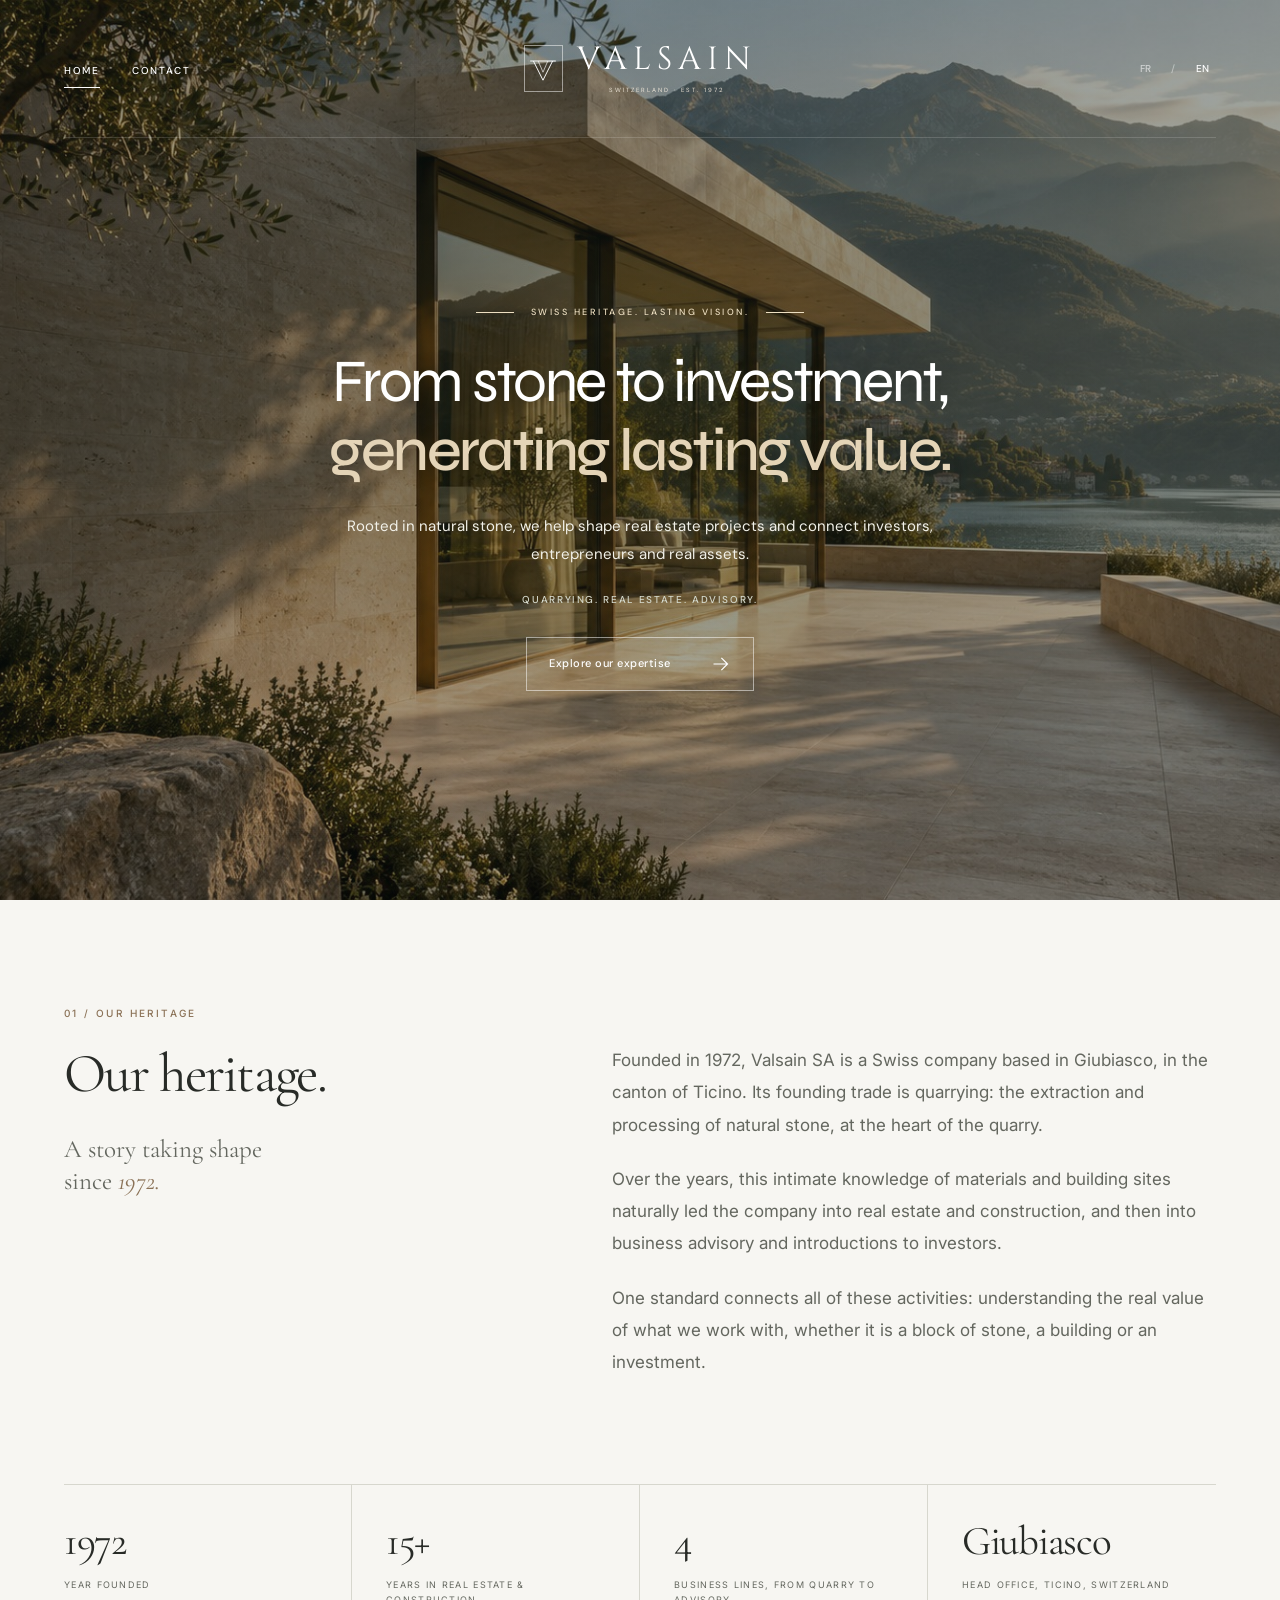
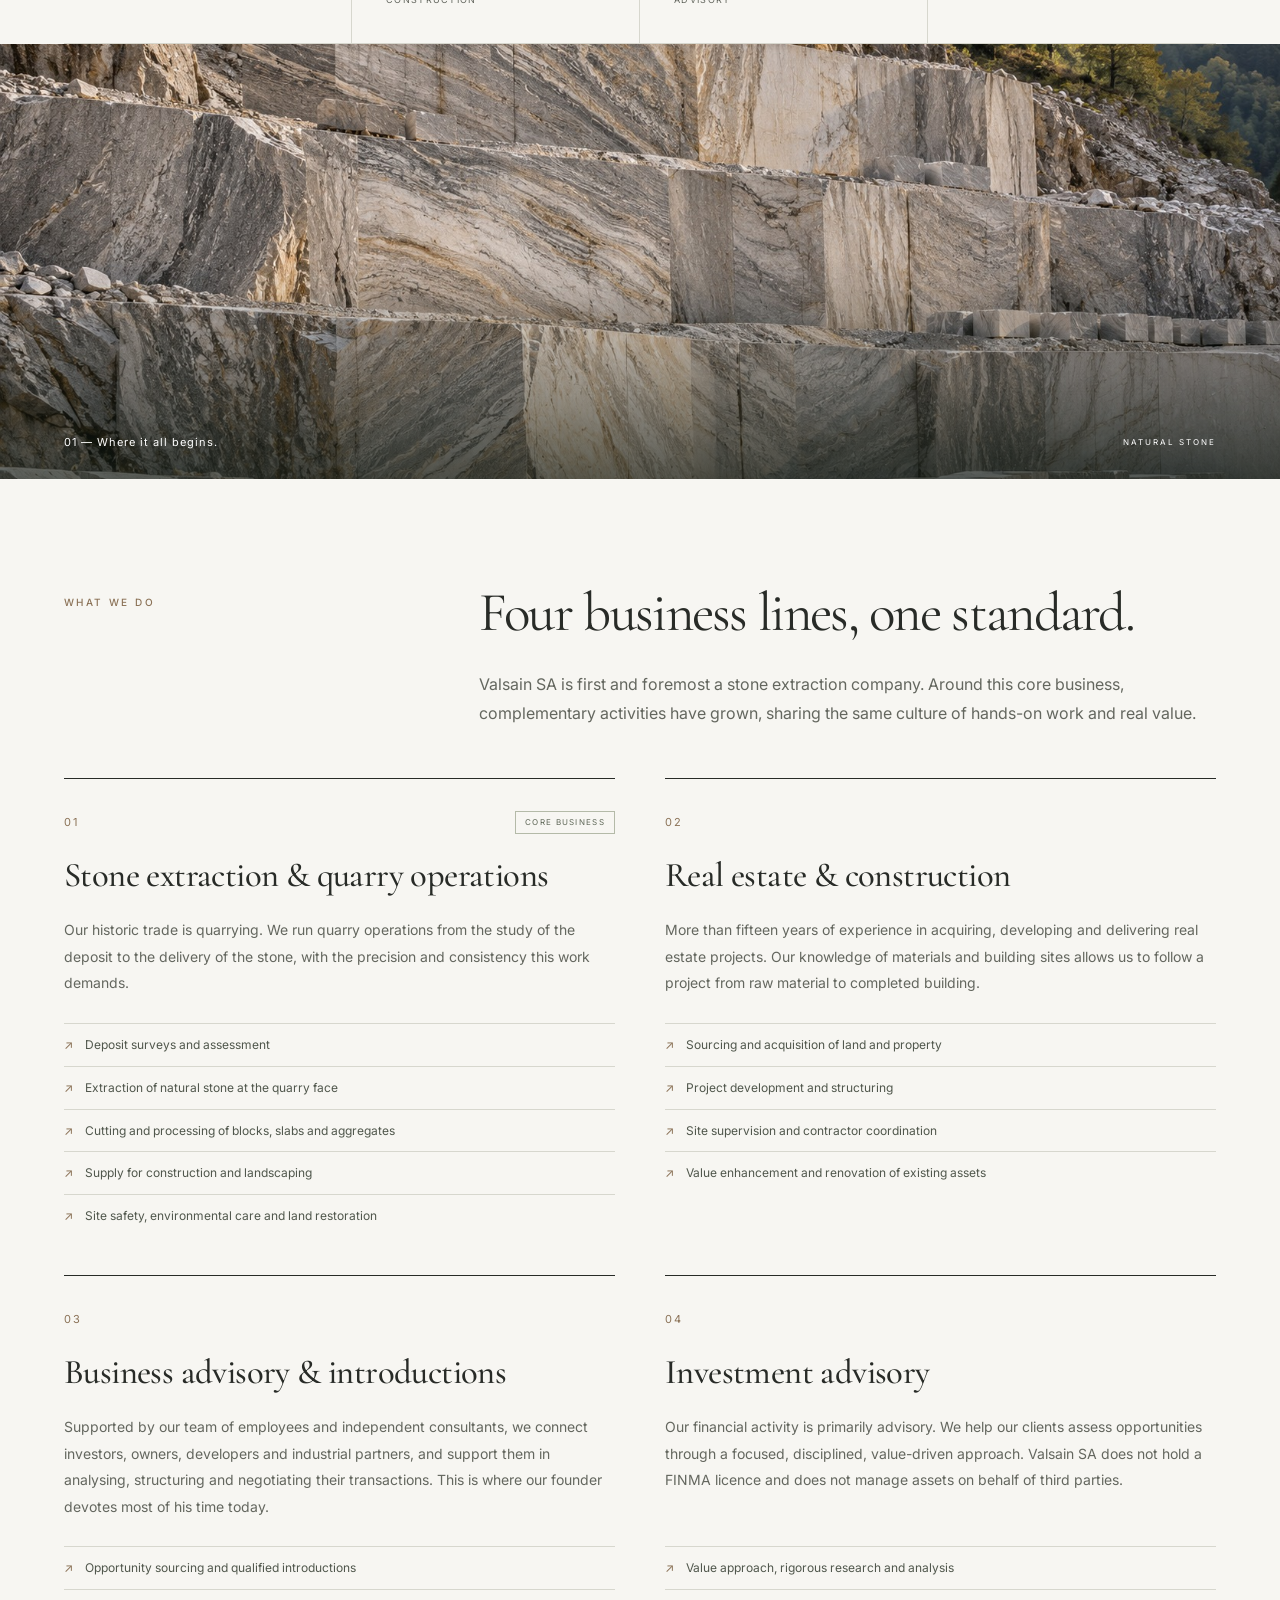
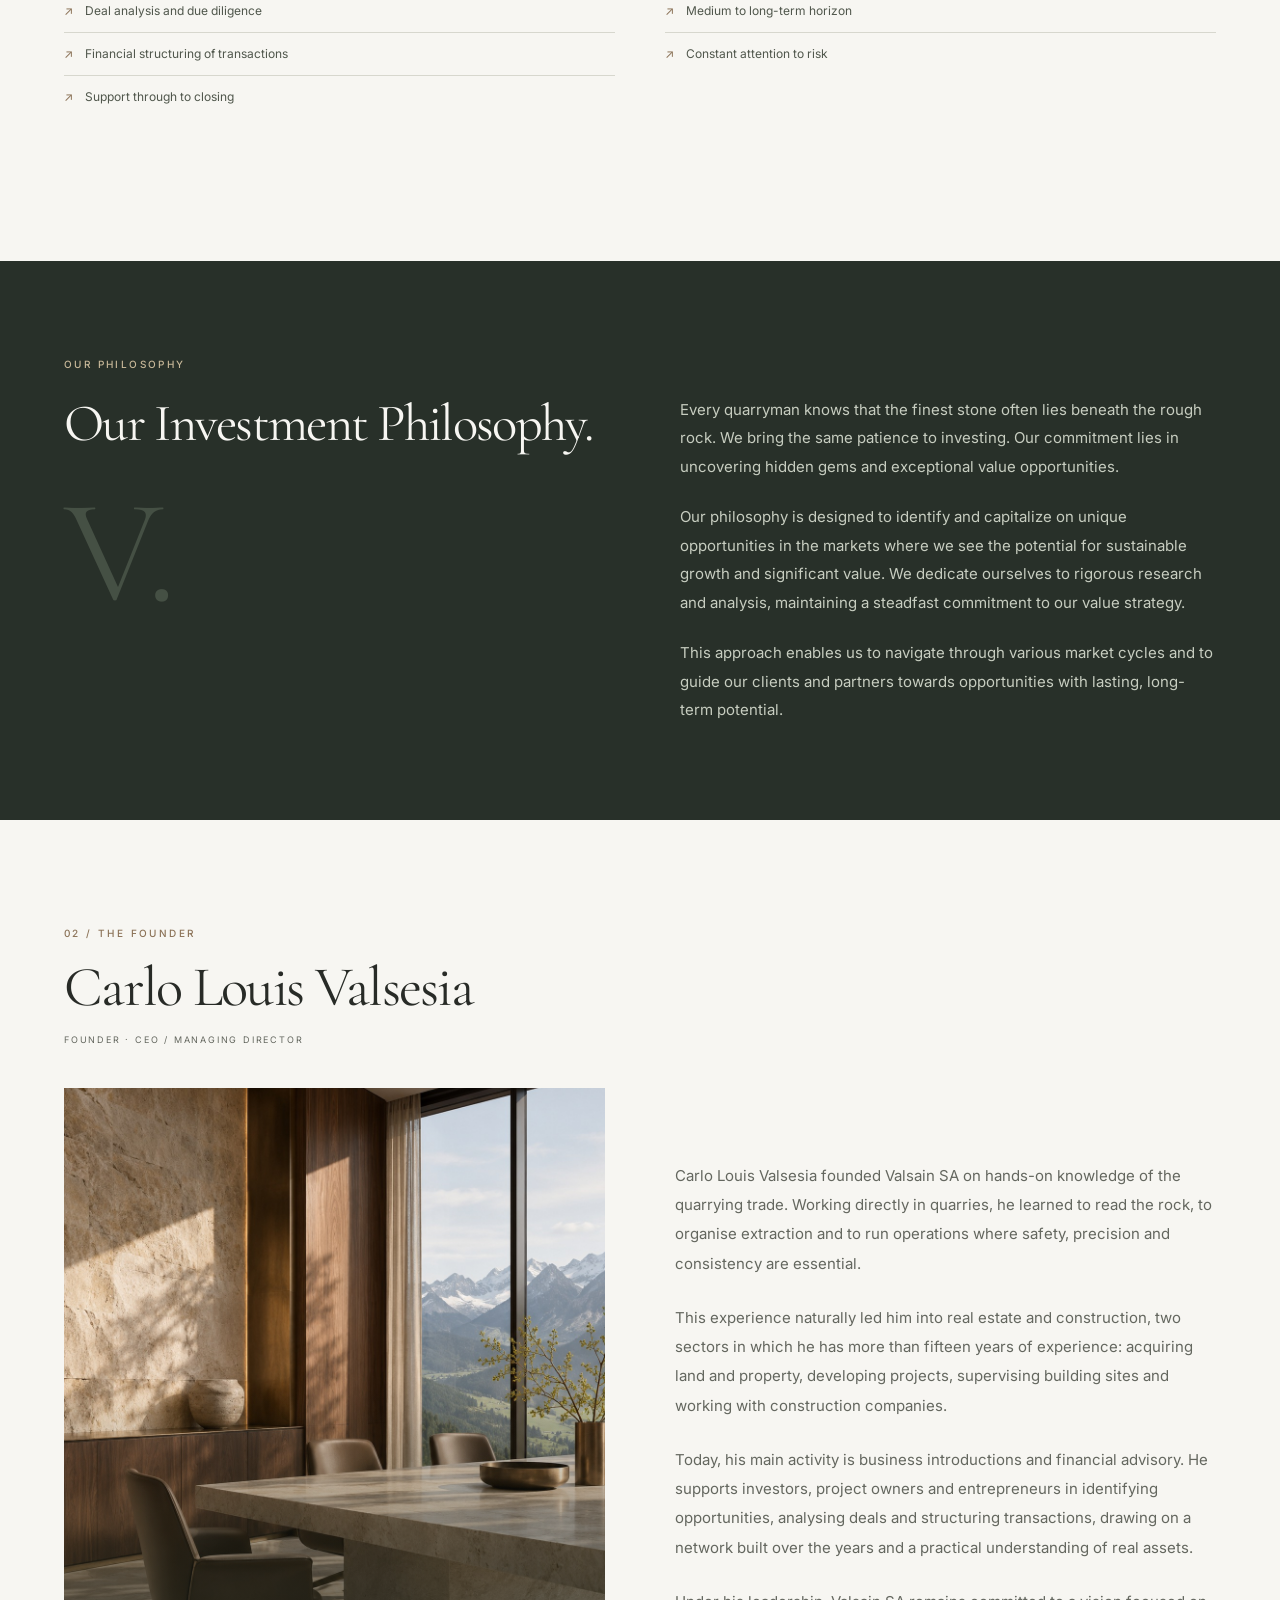
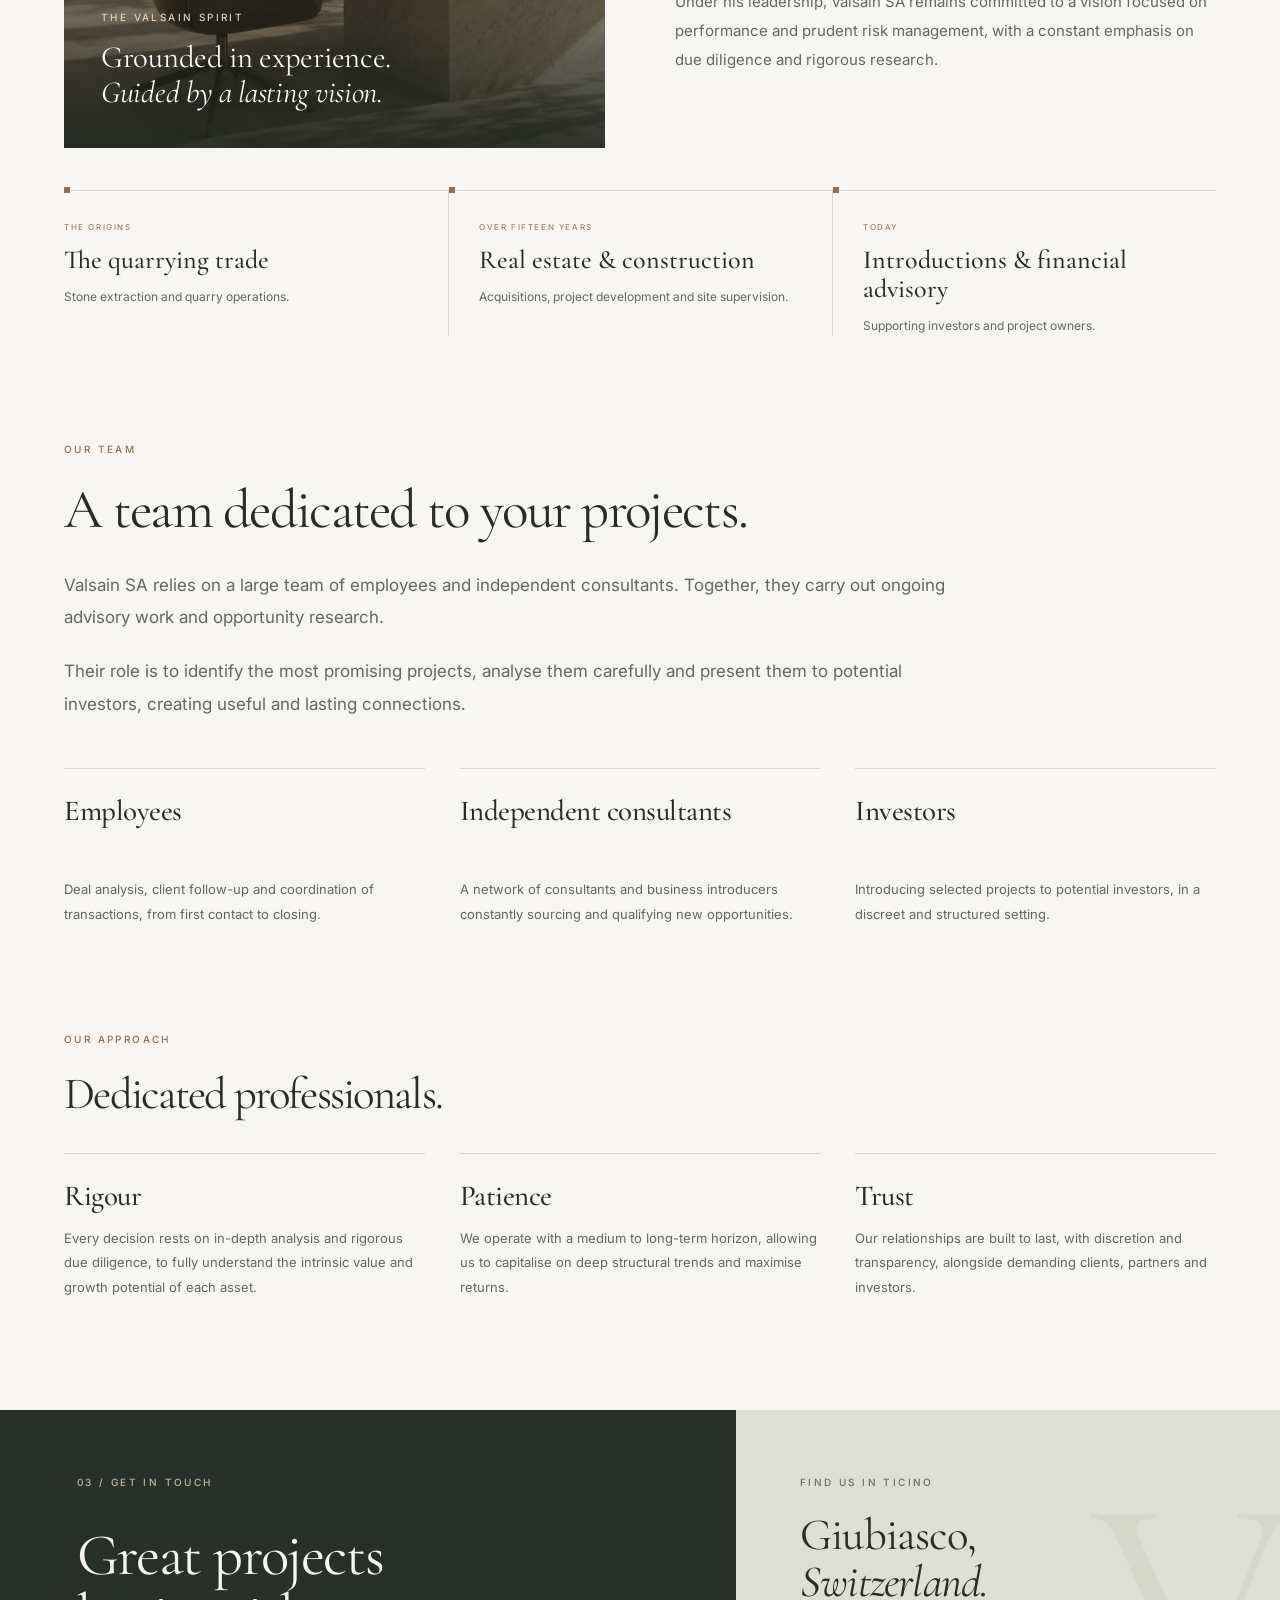
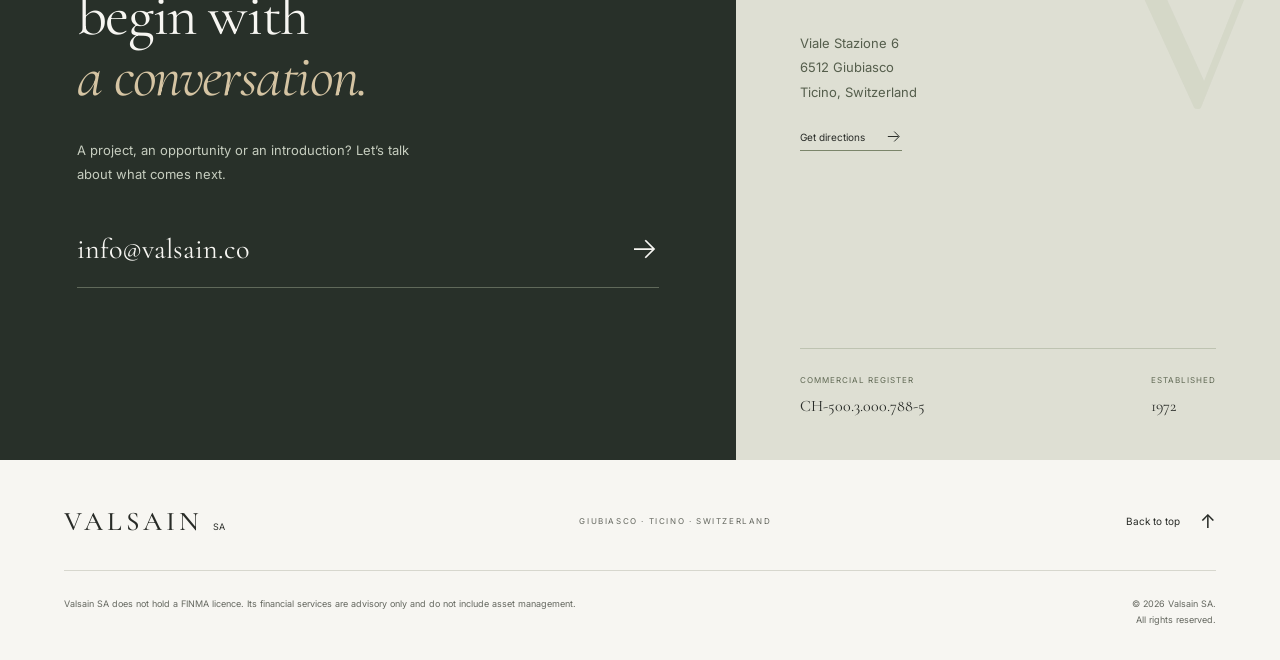
<file: index.html>
<!DOCTYPE html>
<html lang="en" data-lang="en">
<head>
  <meta charset="UTF-8">
  <meta name="viewport" content="width=device-width, initial-scale=1.0">
  <meta name="theme-color" content="#f7f6f2">
  <title>Valsain SA · Quarrying, Real Estate &amp; Advisory</title>
  <meta name="description" content="Valsain SA, a Swiss company founded in 1972 in Giubiasco. Stone extraction, real estate and construction, business and investment advisory.">
  <meta property="og:type" content="website">
  <meta property="og:title" content="Valsain SA · Quarrying, Real Estate &amp; Advisory">
  <meta property="og:description" content="From stone to investment, generating lasting value. Since 1972, Giubiasco, Switzerland.">
  <meta property="og:url" content="https://www.valsaintconsulting.com/">
  <meta property="og:image" content="https://www.valsaintconsulting.com/assets/architecture-hero.jpg">
  <meta property="og:site_name" content="Valsain SA">
  <meta name="twitter:card" content="summary_large_image">
  <link rel="canonical" href="https://www.valsaintconsulting.com/">
  <link rel="icon" type="image/svg+xml" href="logo.svg">
  <link rel="preload" as="image" href="assets/architecture-hero.jpg" fetchpriority="high">
  <link rel="preconnect" href="https://fonts.googleapis.com">
  <link rel="preconnect" href="https://fonts.gstatic.com" crossorigin>
  <link href="https://fonts.googleapis.com/css2?family=Cormorant+Garamond:ital,wght@0,400;0,500;0,600;1,400;1,500&amp;family=Inter:wght@400;500;600&amp;family=Cinzel:wght@400;500&amp;family=Syne:wght@400;500;600&amp;family=DM+Sans:wght@400;500;600&amp;display=swap" rel="stylesheet">
  <link rel="stylesheet" href="css/style.css">
  <link rel="stylesheet" href="css/immersive.css">
  <script src="js/main.js" defer></script>
  <script type="application/ld+json">{"@context":"https://schema.org","@type":"Organization","name":"Valsain SA","url":"https://www.valsaintconsulting.com/","logo":"https://www.valsaintconsulting.com/logo.svg","foundingDate":"1972","founder":{"@type":"Person","name":"Carlo Louis Valsesia"},"description":"Stone extraction, real estate and construction, business and investment advisory.","email":"info@valsain.co","address":{"@type":"PostalAddress","streetAddress":"Viale Stazione 6","postalCode":"6512","addressLocality":"Giubiasco","addressRegion":"Ticino","addressCountry":"CH"}}</script>
</head>
<body>
  <a class="skip-link" href="#contenu"><span lang="fr">Aller au contenu</span><span lang="en">Skip to content</span></a>
  <header class="site-header site-header--on-image">
    <div class="header-inner container">
      <nav aria-label="Main navigation"><ul><li><a href="#accueil" data-nav="home" class="active" aria-current="location">Home</a></li><li><a href="#contact" data-nav="contact">Contact</a></li></ul></nav>
      <a href="#accueil" class="valsain-logo" aria-label="Valsain SA — Home"><span class="valsain-logo__emblem"><svg viewBox="0 0 100 100" fill="none" aria-hidden="true"><path d="M20 25 50 85 80 25M10 25h80" stroke="currentColor" stroke-width="3"/><path d="m35 25 15 35 15-35" stroke="currentColor" stroke-width="2"/></svg></span><span class="valsain-logo__title">VALSAIN<span class="brand-subtitle">SWITZERLAND · EST. 1972</span></span></a>
      <div class="lang-switch" role="group" aria-label="Langue / Language"><button type="button" data-set-lang="fr" aria-label="Français" aria-pressed="false">FR</button><span aria-hidden="true">/</span><button type="button" data-set-lang="en" aria-label="English" aria-pressed="true">EN</button></div>
    </div>
  </header>
  <main id="contenu">
    <section class="hero hero--editorial" id="accueil" aria-labelledby="hero-title">
      <img class="hero-image" src="assets/architecture-hero.jpg" width="1672" height="941" fetchpriority="high" alt="Architecture contemporaine en pierre naturelle au bord d’un lac alpin" data-alt-fr="Architecture contemporaine en pierre naturelle au bord d’un lac alpin" data-alt-en="Contemporary natural stone architecture beside an Alpine lake">
      <div class="hero-shade"></div><div class="hero-inner container"><p class="eyebrow hero-eyebrow"><span lang="fr">Un héritage suisse. Une vision durable.</span><span lang="en">Swiss heritage. Lasting vision.</span></p><h1 id="hero-title"><span lang="fr">De la pierre à l’investissement,<br><em>créer une valeur durable.</em></span><span lang="en">From stone to investment,<br><em>generating lasting value.</em></span></h1><p class="hero-description"><span lang="fr">Ancrés dans la pierre naturelle, nous accompagnons les projets immobiliers et créons des liens entre investisseurs, entrepreneurs et actifs réels.</span><span lang="en">Rooted in natural stone, we help shape real estate projects and connect investors, entrepreneurs and real assets.</span></p><p class="hero-tagline"><span lang="fr">Carrières. Immobilier. Conseil.</span><span lang="en">Quarrying. Real estate. Advisory.</span></p><a href="#activites" class="button button-light"><span lang="fr">Découvrir nos activités</span><span lang="en">Explore our expertise</span><svg viewBox="0 0 24 24" fill="none" aria-hidden="true"><path d="M4 12h15M13 5l7 7-7 7" stroke="currentColor" stroke-width="1.4"/></svg></a></div>
      </section>
    <section id="histoire" class="heritage section-space container" aria-labelledby="heritage-title"><div class="section-heading"><p class="eyebrow"><span lang="fr">01 / Notre histoire</span><span lang="en">01 / Our heritage</span></p><h2 id="heritage-title" class="section-title"><span lang="fr">Notre histoire.</span><span lang="en">Our heritage.</span></h2><p class="heritage-since"><span lang="fr">Une histoire qui se construit<br>depuis <em>1972.</em></span><span lang="en">A story taking shape<br>since <em>1972.</em></span></p></div><div class="text-content">
        <p lang="fr">Fondée en 1972, Valsain SA est une société suisse établie à Giubiasco, au Tessin. Son métier d’origine est celui de carrier : l’extraction et la valorisation de la pierre naturelle, au cœur des carrières.</p>
        <p lang="en">Founded in 1972, Valsain SA is a Swiss company based in Giubiasco, in the canton of Ticino. Its founding trade is quarrying: the extraction and processing of natural stone, at the heart of the quarry.</p>
        <p lang="fr">Au fil des années, cette connaissance intime de la matière et des chantiers a conduit naturellement la société vers l’immobilier et la construction, puis vers le conseil en affaires et la mise en relation avec des investisseurs.</p>
        <p lang="en">Over the years, this intimate knowledge of materials and building sites naturally led the company into real estate and construction, and then into business advisory and introductions to investors.</p>
        <p lang="fr">Une même exigence relie toutes ces activités : comprendre la valeur réelle de ce que l’on travaille, qu’il s’agisse d’un bloc de pierre, d’un immeuble ou d’un investissement.</p>
        <p lang="en">One standard connects all of these activities: understanding the real value of what we work with, whether it is a block of stone, a building or an investment.</p>
      </div></section>
    <div class="figures container"><div class="figure">
        <div class="figure-value">1972</div>
        <div class="figure-label"><span lang="fr">Année de fondation</span><span lang="en">Year founded</span></div>
      </div>
      <div class="figure">
        <div class="figure-value">15+</div>
        <div class="figure-label"><span lang="fr">Années dans l’immobilier et la construction</span><span lang="en">Years in real estate &amp; construction</span></div>
      </div>
      <div class="figure">
        <div class="figure-value">4</div>
        <div class="figure-label"><span lang="fr">Métiers, de la carrière au conseil</span><span lang="en">Business lines, from quarry to advisory</span></div>
      </div>
      <div class="figure">
        <div class="figure-value">Giubiasco</div>
        <div class="figure-label"><span lang="fr">Siège social, Tessin, Suisse</span><span lang="en">Head office, Ticino, Switzerland</span></div>
      </div>
    </div>
    <section id="activites" class="expertise section-space expertise--edge-to-edge" aria-labelledby="activities-title">
      <figure class="quarry-band"><img src="assets/alpine-quarry.jpg" width="1672" height="941" loading="lazy" decoding="async" alt="Terrasses de pierre naturelle dans une carrière alpine" data-alt-fr="Terrasses de pierre naturelle dans une carrière alpine" data-alt-en="Terraces of natural stone in an Alpine quarry"><figcaption><span>01 — <span lang="fr">La matière, à l’origine de tout.</span><span lang="en">Where it all begins.</span></span><span><span lang="fr">PIERRE NATURELLE</span><span lang="en">NATURAL STONE</span></span></figcaption></figure>
      <div class="container expertise-body"><div class="activities-head"><span class="eyebrow"><span lang="fr">Nos activités</span><span lang="en">What we do</span></span>
        <h2 id="activities-title" class="section-title"><span lang="fr">Quatre métiers, une même rigueur.</span><span lang="en">Four business lines, one standard.</span></h2>
        <p lang="fr">Valsain SA est avant tout une entreprise d’extraction de pierre. Autour de ce cœur de métier se sont développées des activités complémentaires, qui partagent la même culture du terrain et de la valeur réelle.</p>
        <p lang="en">Valsain SA is first and foremost a stone extraction company. Around this core business, complementary activities have grown, sharing the same culture of hands-on work and real value.</p>
      </div><div class="activities"><article class="activity"><div class="activity-top"><span class="activity-num">01</span><span class="badge"><span lang="fr">Cœur de métier</span><span lang="en">Core business</span></span></div><h3><span lang="fr">Extraction de pierre et exploitation de carrières</span><span lang="en">Stone extraction &amp; quarry operations</span> </h3><div class="activity-description"><p lang="fr">Notre métier historique est celui de carrier. Nous conduisons l’exploitation de carrières, de l’étude du gisement jusqu’à la livraison de la pierre, avec la précision et la régularité qu’exige ce travail.</p>
<p lang="en">Our historic trade is quarrying. We run quarry operations from the study of the deposit to the delivery of the stone, with the precision and consistency this work demands.</p></div><div class="activity-services"><ul lang="fr">
            <li>Étude et évaluation des gisements</li>
            <li>Extraction de la pierre naturelle au front de taille</li>
            <li>Découpe et valorisation des blocs, dalles et granulats</li>
            <li>Fourniture pour la construction et l’aménagement</li>
            <li>Sécurité des sites, respect de l’environnement et remise en état</li>
          </ul>
<ul lang="en">
            <li>Deposit surveys and assessment</li>
            <li>Extraction of natural stone at the quarry face</li>
            <li>Cutting and processing of blocks, slabs and aggregates</li>
            <li>Supply for construction and landscaping</li>
            <li>Site safety, environmental care and land restoration</li>
          </ul></div></article>
<article class="activity"><div class="activity-top"><span class="activity-num">02</span></div><h3><span lang="fr">Immobilier et construction</span><span lang="en">Real estate &amp; construction</span></h3><div class="activity-description"><p lang="fr">Plus de quinze années d’expérience dans l’acquisition, le développement et la réalisation de projets immobiliers. Notre connaissance des matériaux et des chantiers nous permet d’accompagner un projet depuis la matière première jusqu’au bâtiment livré.</p>
<p lang="en">More than fifteen years of experience in acquiring, developing and delivering real estate projects. Our knowledge of materials and building sites allows us to follow a project from raw material to completed building.</p></div><div class="activity-services"><ul lang="fr">
            <li>Recherche et acquisition de terrains et de biens</li>
            <li>Développement et montage de projets</li>
            <li>Suivi des chantiers et coordination des entreprises</li>
            <li>Valorisation et rénovation d’actifs existants</li>
          </ul>
<ul lang="en">
            <li>Sourcing and acquisition of land and property</li>
            <li>Project development and structuring</li>
            <li>Site supervision and contractor coordination</li>
            <li>Value enhancement and renovation of existing assets</li>
          </ul></div></article>
<article class="activity"><div class="activity-top"><span class="activity-num">03</span></div><h3><span lang="fr">Conseil en affaires et mise en relation</span><span lang="en">Business advisory &amp; introductions</span></h3><div class="activity-description"><p lang="fr">Avec l’appui de notre équipe de collaborateurs et de consultants indépendants, nous mettons en relation investisseurs, propriétaires, promoteurs et partenaires industriels, et nous les accompagnons dans l’analyse, la structuration et la négociation de leurs opérations. C’est aujourd’hui le domaine auquel notre fondateur consacre l’essentiel de son activité.</p>
<p lang="en">Supported by our team of employees and independent consultants, we connect investors, owners, developers and industrial partners, and support them in analysing, structuring and negotiating their transactions. This is where our founder devotes most of his time today.</p></div><div class="activity-services"><ul lang="fr">
            <li>Identification d’opportunités et mise en relation qualifiée</li>
            <li>Analyse de dossiers et due diligence</li>
            <li>Structuration financière des opérations</li>
            <li>Accompagnement jusqu’à la conclusion</li>
          </ul>
<ul lang="en">
            <li>Opportunity sourcing and qualified introductions</li>
            <li>Deal analysis and due diligence</li>
            <li>Financial structuring of transactions</li>
            <li>Support through to closing</li>
          </ul></div></article>
<article class="activity"><div class="activity-top"><span class="activity-num">04</span></div><h3><span lang="fr">Conseil en investissement</span><span lang="en">Investment advisory</span></h3><div class="activity-description"><p lang="fr">Notre activité financière relève principalement du conseil. Nous accompagnons nos clients dans l’analyse des opportunités selon une approche ciblée et disciplinée, fondée sur la recherche de la valeur. Valsain SA ne dispose pas de licence FINMA et n’assure pas de gestion de fortune pour le compte de tiers.</p>
<p lang="en">Our financial activity is primarily advisory. We help our clients assess opportunities through a focused, disciplined, value-driven approach. Valsain SA does not hold a FINMA licence and does not manage assets on behalf of third parties.</p></div><div class="activity-services"><ul lang="fr">
            <li>Approche value, recherche et analyse rigoureuses</li>
            <li>Horizon de moyen à long terme</li>
            <li>Attention constante portée aux risques</li>
          </ul>
<ul lang="en">
            <li>Value approach, rigorous research and analysis</li>
            <li>Medium to long-term horizon</li>
            <li>Constant attention to risk</li>
          </ul></div></article></div></div>
    </section>
    <section class="philosophy" aria-labelledby="philosophy-title"><div class="container philosophy-inner"><div><span class="eyebrow"><span lang="fr">Notre philosophie</span><span lang="en">Our philosophy</span></span><h2 class="section-title" id="philosophy-title"><span lang="fr">Notre philosophie d’investissement.</span><span lang="en">Our Investment Philosophy.</span></h2><span class="philosophy-mark" aria-hidden="true">V.</span></div><div class="text-content"><p lang="fr">Un carrier le sait : la plus belle pierre se cache souvent sous la roche brute. Nous appliquons la même patience à l’investissement. Notre engagement consiste à découvrir des pépites cachées et des opportunités de valeur exceptionnelle.</p>
      <p lang="en">Every quarryman knows that the finest stone often lies beneath the rough rock. We bring the same patience to investing. Our commitment lies in uncovering hidden gems and exceptional value opportunities.</p>
      <p lang="fr">Notre philosophie vise à identifier et à saisir des opportunités uniques sur les marchés où nous voyons un potentiel de croissance durable. Nous nous consacrons à une recherche et à une analyse rigoureuses, avec un attachement constant à notre stratégie de valeur.</p>
      <p lang="en">Our philosophy is designed to identify and capitalize on unique opportunities in the markets where we see the potential for sustainable growth and significant value. We dedicate ourselves to rigorous research and analysis, maintaining a steadfast commitment to our value strategy.</p>
      <p lang="fr">Cette approche nous permet de traverser les différents cycles de marché et d’orienter nos clients et partenaires vers des opportunités offrant un potentiel durable sur le long terme.</p>
      <p lang="en">This approach enables us to navigate through various market cycles and to guide our clients and partners towards opportunities with lasting, long-term potential.</p></div></div></section>
    <section id="fondateur" class="founder section-space container" aria-labelledby="founder-title"><div class="founder-heading"><p class="eyebrow"><span lang="fr">02 / Le fondateur</span><span lang="en">02 / The founder</span></p><h2 class="section-title" id="founder-title">Carlo Louis Valsesia</h2><p class="ceo-title"><span lang="fr">Fondateur · CEO / Managing Director</span><span lang="en">Founder · CEO / Managing Director</span></p></div><div class="founder-grid"><figure class="founder-visual"><img class="founder-image" src="assets/founder-interior.jpg" width="1122" height="1402" loading="lazy" decoding="async" alt="Intérieur architectural en pierre naturelle et bois avec vue sur les Alpes" data-alt-fr="Intérieur architectural en pierre naturelle et bois avec vue sur les Alpes" data-alt-en="Natural stone and wood architectural interior overlooking the Alps"><figcaption><span class="eyebrow"><span lang="fr">L’esprit Valsain</span><span lang="en">The Valsain spirit</span></span><p><span lang="fr">La connaissance du terrain.<br><em>La vision du long terme.</em></span><span lang="en">Grounded in experience.<br><em>Guided by a lasting vision.</em></span></p></figcaption></figure><div class="text-content founder-copy"><p lang="fr">Carlo Louis Valsesia a fondé Valsain SA sur une connaissance de terrain du métier de carrier. Au contact direct des carrières, il a appris à lire la roche, à organiser l’extraction et à conduire des exploitations où la sécurité, la précision et la régularité sont essentielles.</p>
          <p lang="en">Carlo Louis Valsesia founded Valsain SA on hands-on knowledge of the quarrying trade. Working directly in quarries, he learned to read the rock, to organise extraction and to run operations where safety, precision and consistency are essential.</p>
          <p lang="fr">Cette expérience l’a mené naturellement vers l’immobilier et la construction, deux secteurs dans lesquels il cumule plus de quinze ans d’expérience : acquisition de terrains et de biens, développement de projets, suivi de chantiers et relations avec les entreprises du bâtiment.</p>
          <p lang="en">This experience naturally led him into real estate and construction, two sectors in which he has more than fifteen years of experience: acquiring land and property, developing projects, supervising building sites and working with construction companies.</p>
          <p lang="fr">Aujourd’hui, son activité principale est la mise en relation et le conseil financier. Il accompagne investisseurs, porteurs de projets et entrepreneurs dans l’identification d’opportunités, l’analyse des dossiers et la structuration des opérations, en mettant à leur service un réseau construit au fil des années et une compréhension concrète des actifs réels.</p>
          <p lang="en">Today, his main activity is business introductions and financial advisory. He supports investors, project owners and entrepreneurs in identifying opportunities, analysing deals and structuring transactions, drawing on a network built over the years and a practical understanding of real assets.</p>
          <p lang="fr">Sous sa direction, Valsain SA reste fidèle à une vision fondée sur la performance et une gestion prudente des risques, avec une attention constante portée à la due diligence et à une recherche rigoureuse.</p>
          <p lang="en">Under his leadership, Valsain SA remains committed to a vision focused on performance and prudent risk management, with a constant emphasis on due diligence and rigorous research.</p>
        </div></div><ol class="timeline"><li>
            <span class="timeline-step"><span lang="fr">Les origines</span><span lang="en">The origins</span></span>
            <span class="timeline-title"><span lang="fr">Le métier de carrier</span><span lang="en">The quarrying trade</span></span>
            <span class="timeline-text"><span lang="fr">Extraction de la pierre et exploitation de carrières.</span><span lang="en">Stone extraction and quarry operations.</span></span>
          </li>
          <li>
            <span class="timeline-step"><span lang="fr">Plus de quinze ans</span><span lang="en">Over fifteen years</span></span>
            <span class="timeline-title"><span lang="fr">Immobilier et construction</span><span lang="en">Real estate &amp; construction</span></span>
            <span class="timeline-text"><span lang="fr">Acquisitions, développement de projets et suivi de chantiers.</span><span lang="en">Acquisitions, project development and site supervision.</span></span>
          </li>
          <li>
            <span class="timeline-step"><span lang="fr">Aujourd’hui</span><span lang="en">Today</span></span>
            <span class="timeline-title"><span lang="fr">Mise en relation et conseil financier</span><span lang="en">Introductions &amp; financial advisory</span></span>
            <span class="timeline-text"><span lang="fr">Accompagnement d’investisseurs et de porteurs de projets.</span><span lang="en">Supporting investors and project owners.</span></span>
          </li></ol></section>
    <section id="equipe" class="team section-space container"><span class="eyebrow"><span lang="fr">Notre équipe</span><span lang="en">Our team</span></span>
    <h2 class="section-title"><span lang="fr">Une équipe au service de vos projets.</span><span lang="en">A team dedicated to your projects.</span></h2>
    <div class="text-content">
      <p lang="fr">Valsain SA s’appuie sur une équipe étoffée de collaborateurs salariés et de consultants indépendants. Ensemble, ils assurent un travail continu de conseil et de recherche d’opportunités.</p>
      <p lang="en">Valsain SA relies on a large team of employees and independent consultants. Together, they carry out ongoing advisory work and opportunity research.</p>
      <p lang="fr">Leur mission est d’identifier les projets les plus prometteurs, de les analyser avec soin, puis de les présenter à des investisseurs potentiels, afin de créer des mises en relation utiles et durables.</p>
      <p lang="en">Their role is to identify the most promising projects, analyse them carefully and present them to potential investors, creating useful and lasting connections.</p>
    </div>
    <div class="values">
      <div class="value">
        <h3><span lang="fr">Collaborateurs</span><span lang="en">Employees</span></h3>
        <p lang="fr">Analyse des dossiers, suivi des clients et coordination des opérations, du premier contact jusqu’à la conclusion.</p>
        <p lang="en">Deal analysis, client follow-up and coordination of transactions, from first contact to closing.</p>
      </div>
      <div class="value">
        <h3><span lang="fr">Consultants indépendants</span><span lang="en">Independent consultants</span></h3>
        <p lang="fr">Un réseau de consultants et d’apporteurs d’affaires qui recherche et qualifie en permanence de nouvelles opportunités.</p>
        <p lang="en">A network of consultants and business introducers constantly sourcing and qualifying new opportunities.</p>
      </div>
      <div class="value">
        <h3><span lang="fr">Investisseurs</span><span lang="en">Investors</span></h3>
        <p lang="fr">La mise en relation des projets retenus avec des investisseurs potentiels, dans un cadre discret et structuré.</p>
        <p lang="en">Introducing selected projects to potential investors, in a discreet and structured setting.</p>
      </div>
    </div></section>
    <section id="approche" class="approach container"><span class="eyebrow"><span lang="fr">Notre approche</span><span lang="en">Our approach</span></span>
    <h2 class="section-title"><span lang="fr">Des professionnels engagés.</span><span lang="en">Dedicated professionals.</span></h2>
    <div class="values">
      <div class="value">
        <h3><span lang="fr">Rigueur</span><span lang="en">Rigour</span></h3>
        <p lang="fr">Chaque décision repose sur une analyse approfondie et une due diligence rigoureuse, pour comprendre la valeur intrinsèque et le potentiel de chaque actif.</p>
        <p lang="en">Every decision rests on in-depth analysis and rigorous due diligence, to fully understand the intrinsic value and growth potential of each asset.</p>
      </div>
      <div class="value">
        <h3><span lang="fr">Patience</span><span lang="en">Patience</span></h3>
        <p lang="fr">Nous travaillons sur un horizon de moyen à long terme, qui permet de tirer parti des tendances structurelles et de maximiser les rendements.</p>
        <p lang="en">We operate with a medium to long-term horizon, allowing us to capitalise on deep structural trends and maximise returns.</p>
      </div>
      <div class="value">
        <h3><span lang="fr">Confiance</span><span lang="en">Trust</span></h3>
        <p lang="fr">Nos relations se construisent dans la durée, avec discrétion et transparence, auprès de clients, de partenaires et d’investisseurs exigeants.</p>
        <p lang="en">Our relationships are built to last, with discretion and transparency, alongside demanding clients, partners and investors.</p>
      </div>
    </div></section>
    <section id="contact" class="contact-section" aria-labelledby="contact-title"><div class="container"><div class="contact-panel"><div class="contact-intro"><p class="eyebrow"><span lang="fr">03 / Entrons en relation</span><span lang="en">03 / Get in touch</span></p><h2 id="contact-title"><span lang="fr">Les beaux projets<br>commencent par<br><em>un échange.</em></span><span lang="en">Great projects<br>begin with<br><em>a conversation.</em></span></h2><p class="contact-description"><span lang="fr">Un projet, une opportunité ou une demande de mise en relation ? Parlons de la suite.</span><span lang="en">A project, an opportunity or an introduction? Let’s talk about what comes next.</span></p><a class="contact-email" href="mailto:info@valsain.co" data-contact-email-link><span data-contact-email>info@valsain.co</span><svg viewBox="0 0 24 24" fill="none" aria-hidden="true"><path d="M4 12h15M13 5l7 7-7 7" stroke="currentColor" stroke-width="1.4"/></svg></a></div><div class="contact-details"><span class="contact-monogram" aria-hidden="true">V</span><div class="contact-office"><span class="eyebrow"><span lang="fr">Retrouvez-nous au Tessin</span><span lang="en">Find us in Ticino</span></span><h3>Giubiasco,<br><em><span lang="fr">Suisse.</span><span lang="en">Switzerland.</span></em></h3><address>Viale Stazione 6<br>6512 Giubiasco<br>Ticino, <span lang="fr">Suisse</span><span lang="en">Switzerland</span></address><a class="text-link" href="https://www.google.com/maps/search/?api=1&amp;query=Viale+Stazione+6+6512+Giubiasco+Switzerland" target="_blank" rel="noopener noreferrer"><span lang="fr">Voir l’itinéraire</span><span lang="en">Get directions</span><svg viewBox="0 0 24 24" fill="none" aria-hidden="true"><path d="M4 12h15M13 5l7 7-7 7" stroke="currentColor" stroke-width="1.4"/></svg></a></div><div class="contact-company"><div><span><span lang="fr">Registre du commerce</span><span lang="en">Commercial register</span></span><p>CH-500.3.000.788-5</p></div><div><span><span lang="fr">Depuis</span><span lang="en">Established</span></span><p>1972</p></div></div></div></div></div></section>
  </main>
  <footer class="site-footer container"><div class="footer-top"><a href="#accueil" class="footer-brand">VALSAIN <span>SA</span></a><p>GIUBIASCO · TICINO · SWITZERLAND</p><a class="back-top" href="#accueil"><span lang="fr">Retour en haut</span><span lang="en">Back to top</span> <span aria-hidden="true">↑</span></a></div><div class="footer-bottom"><p class="legal"><span lang="fr">Valsain SA ne dispose pas de licence FINMA. Ses services financiers relèvent du conseil et non de la gestion d’avoirs.</span><span lang="en">Valsain SA does not hold a FINMA licence. Its financial services are advisory only and do not include asset management.</span></p><p class="copyright">© <span class="year">2026</span> Valsain SA.<br><span lang="fr">Tous droits réservés.</span><span lang="en">All rights reserved.</span></p></div></footer>
</body>
</html>
</file>
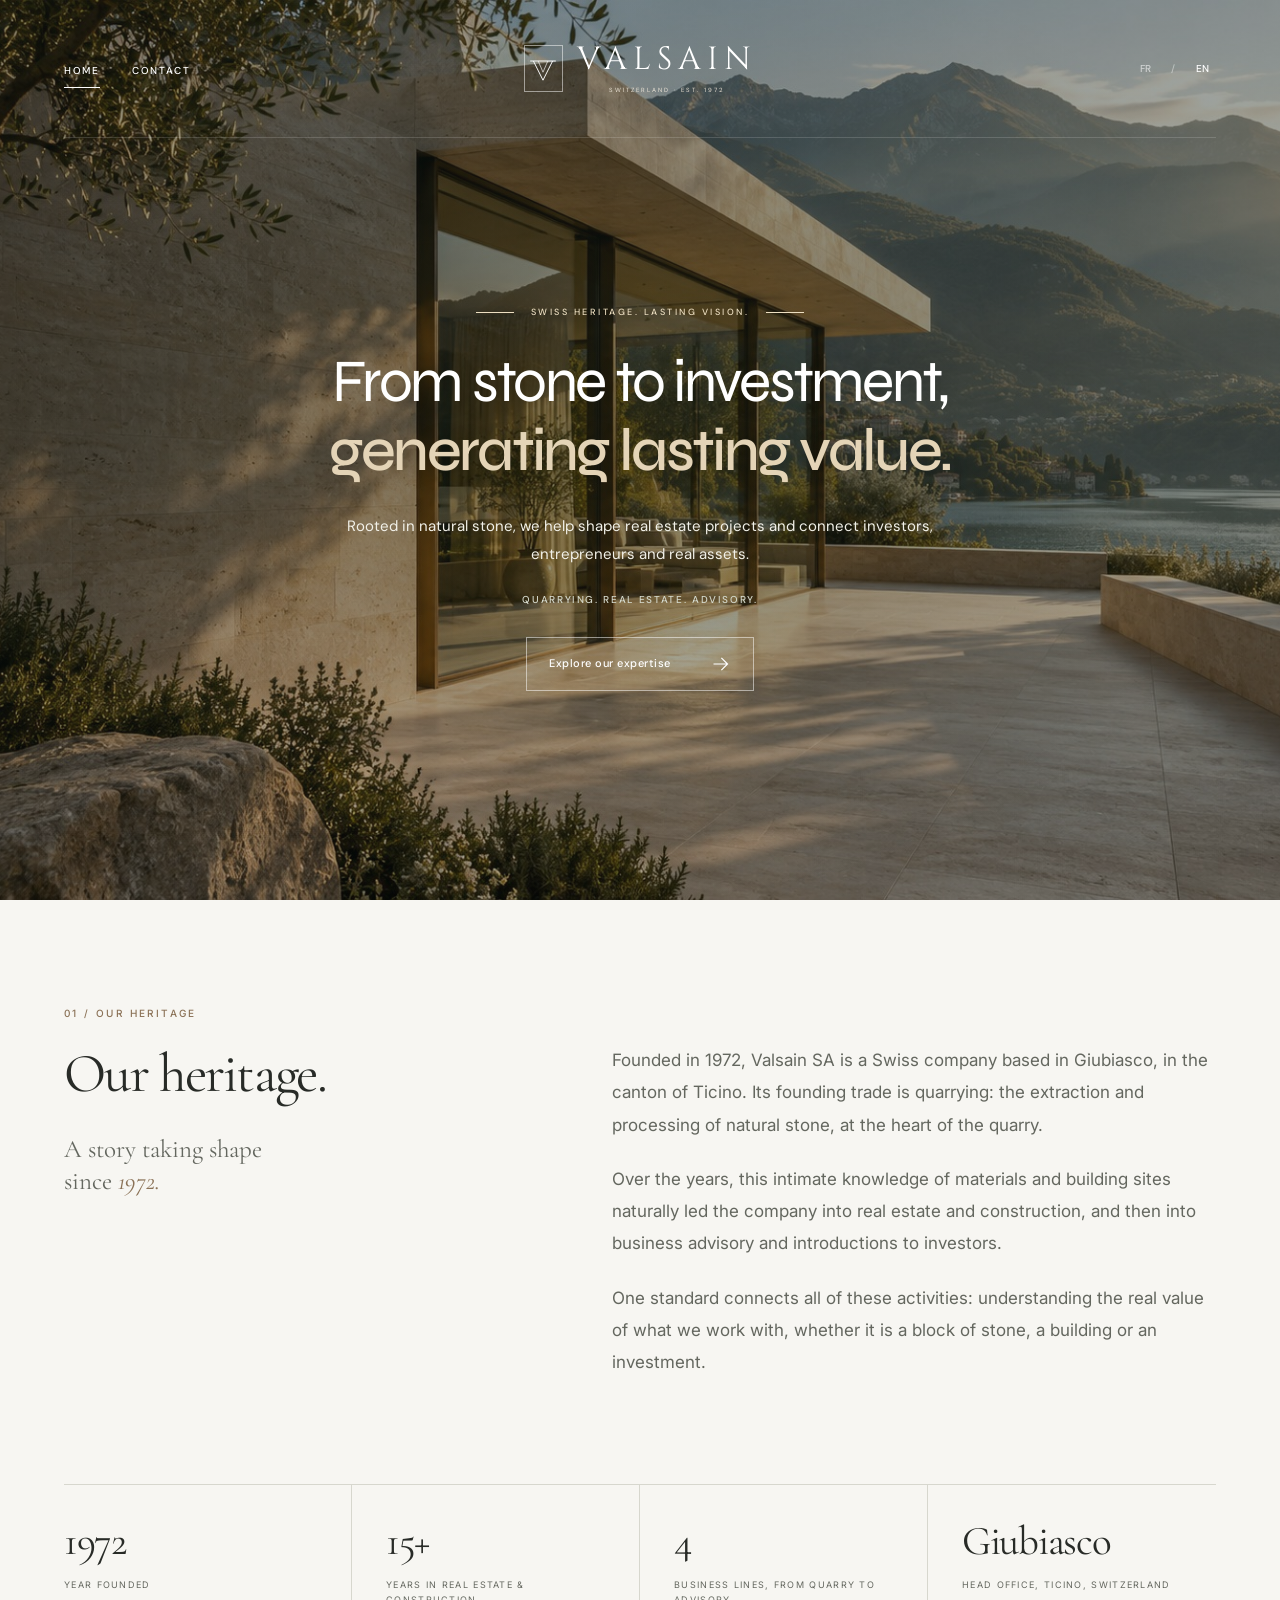
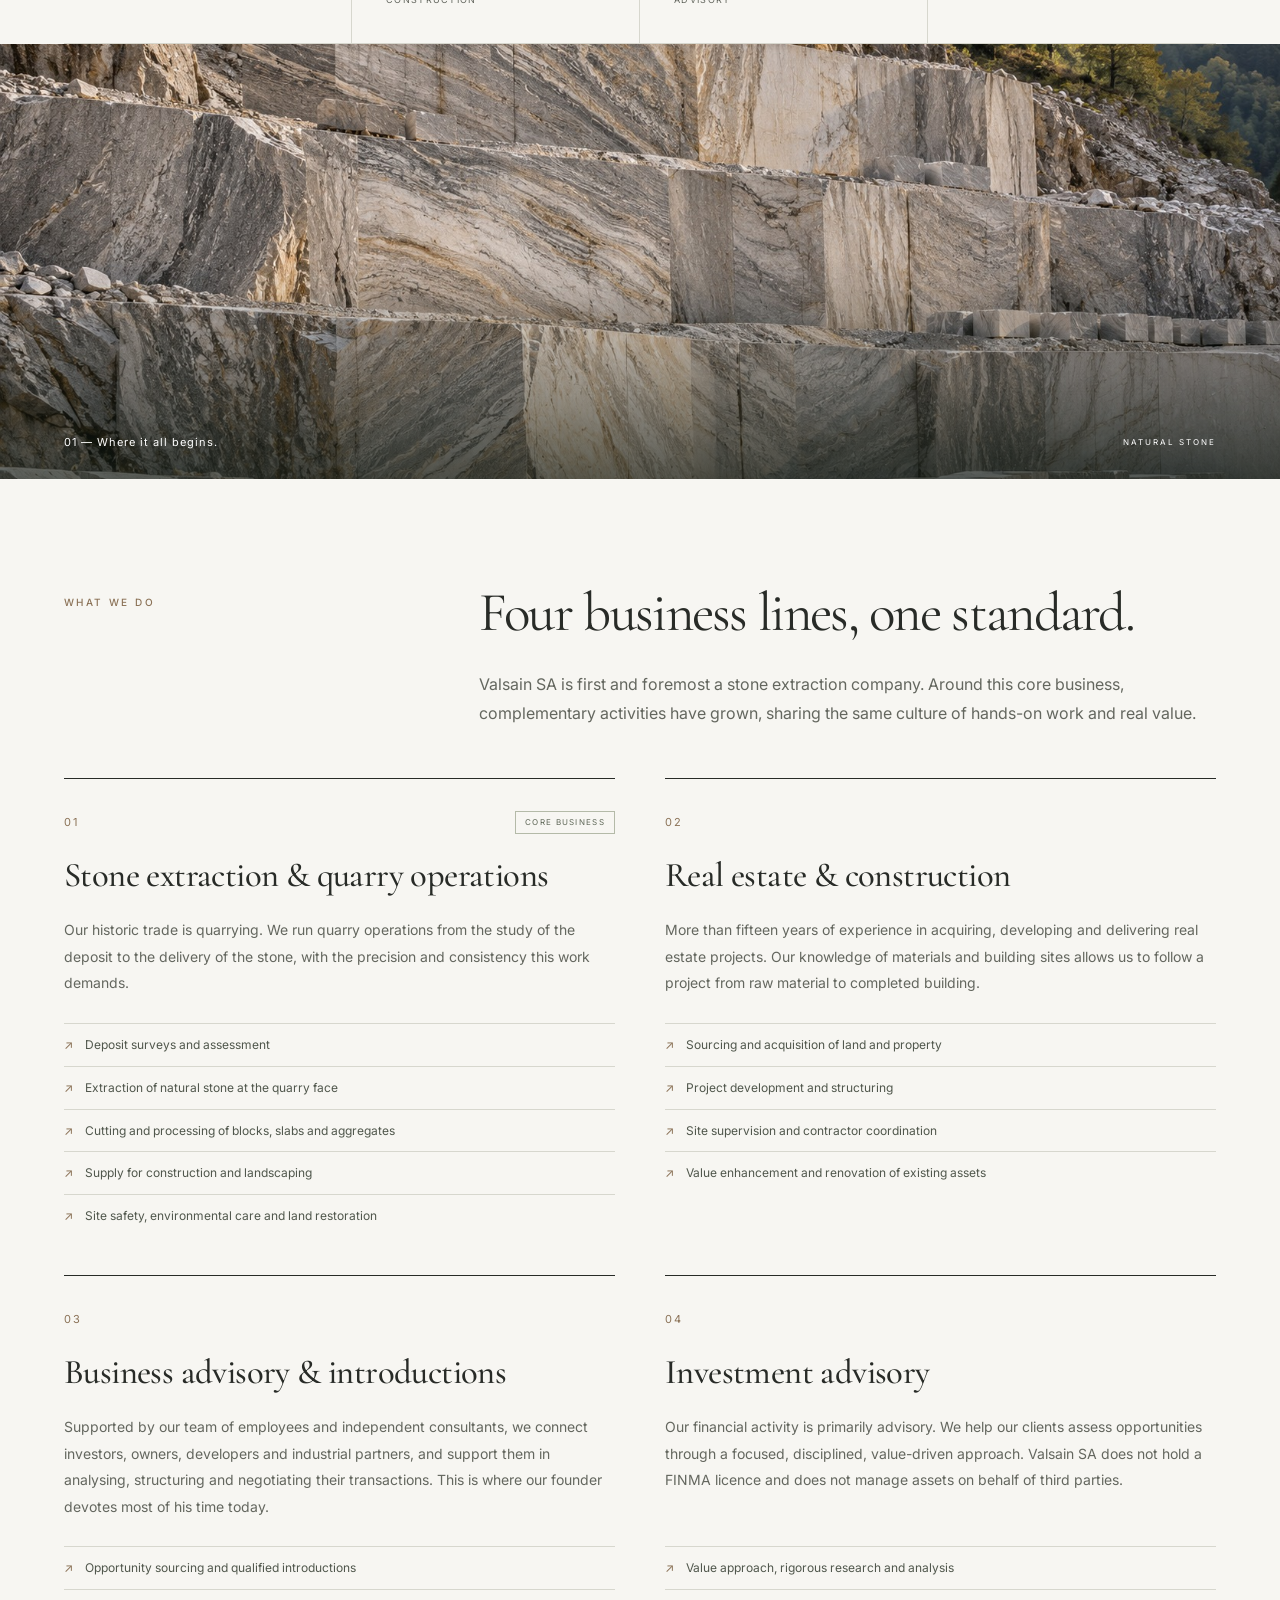
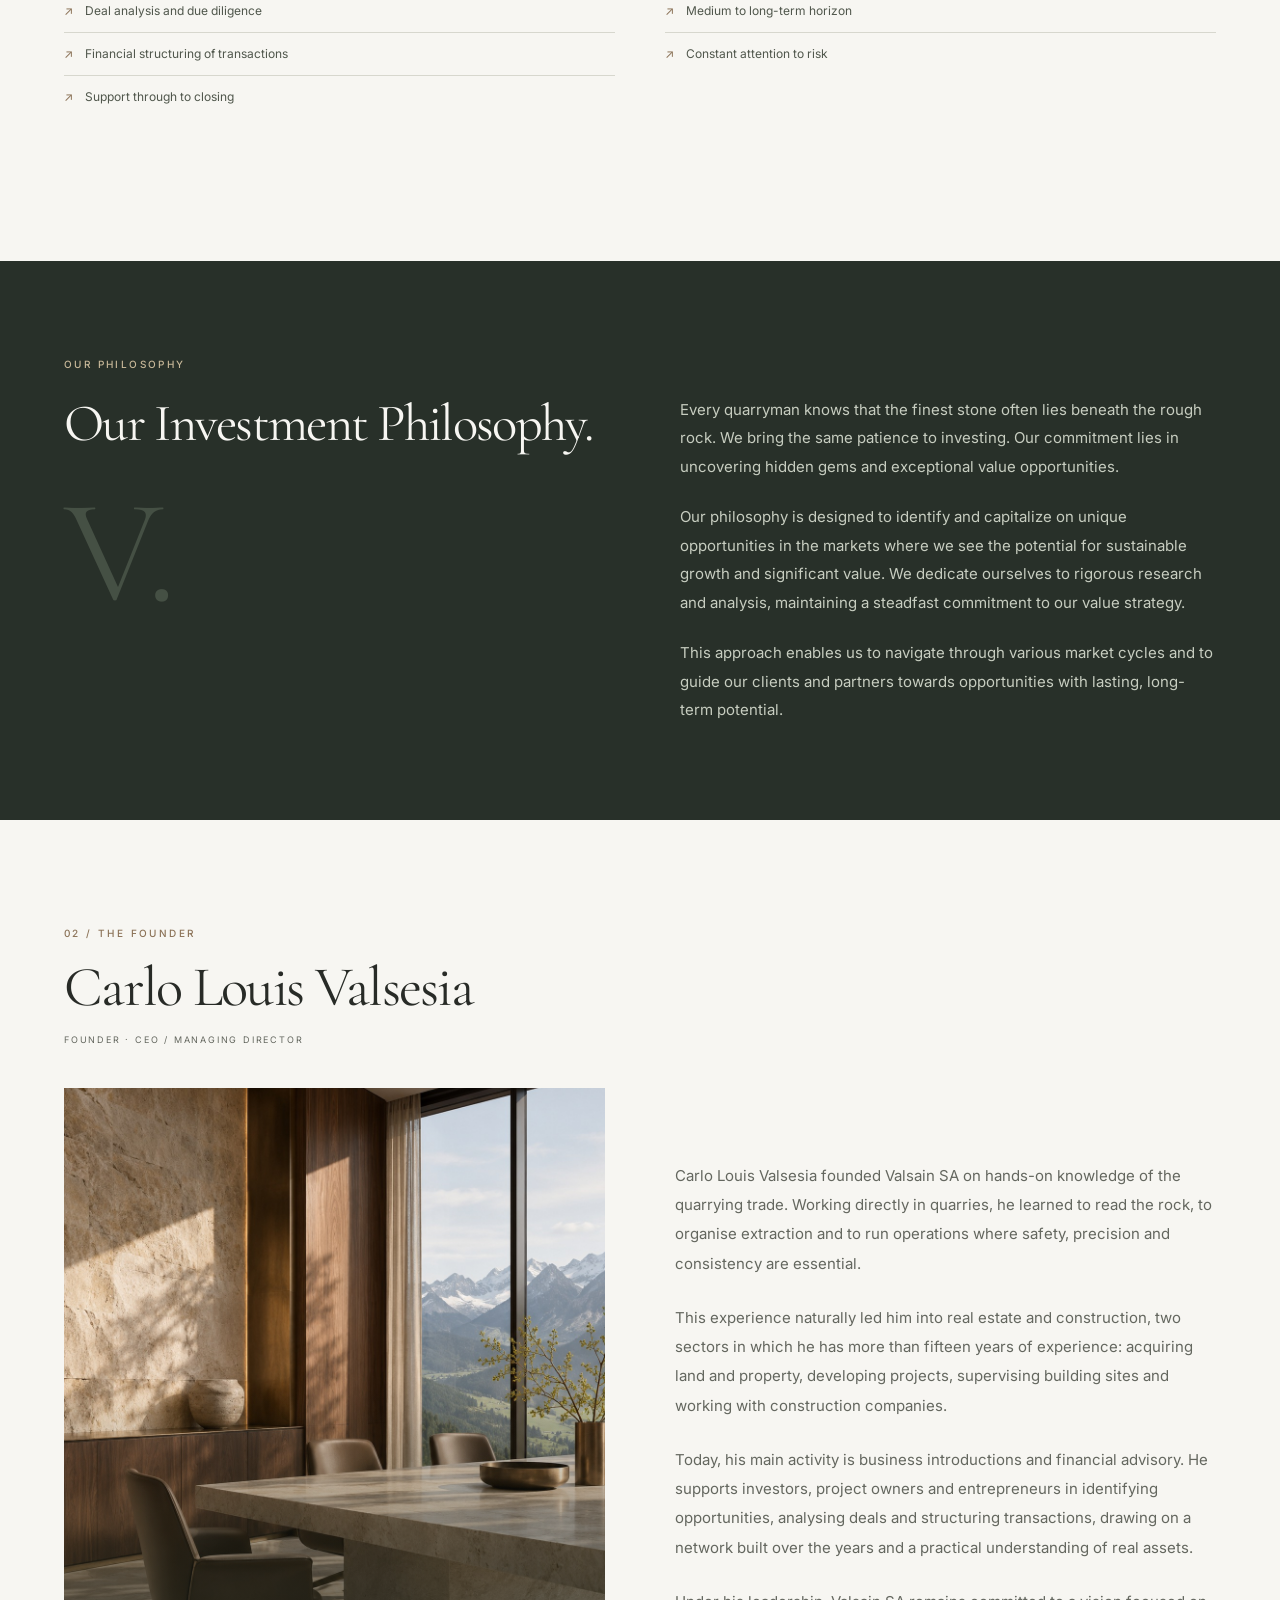
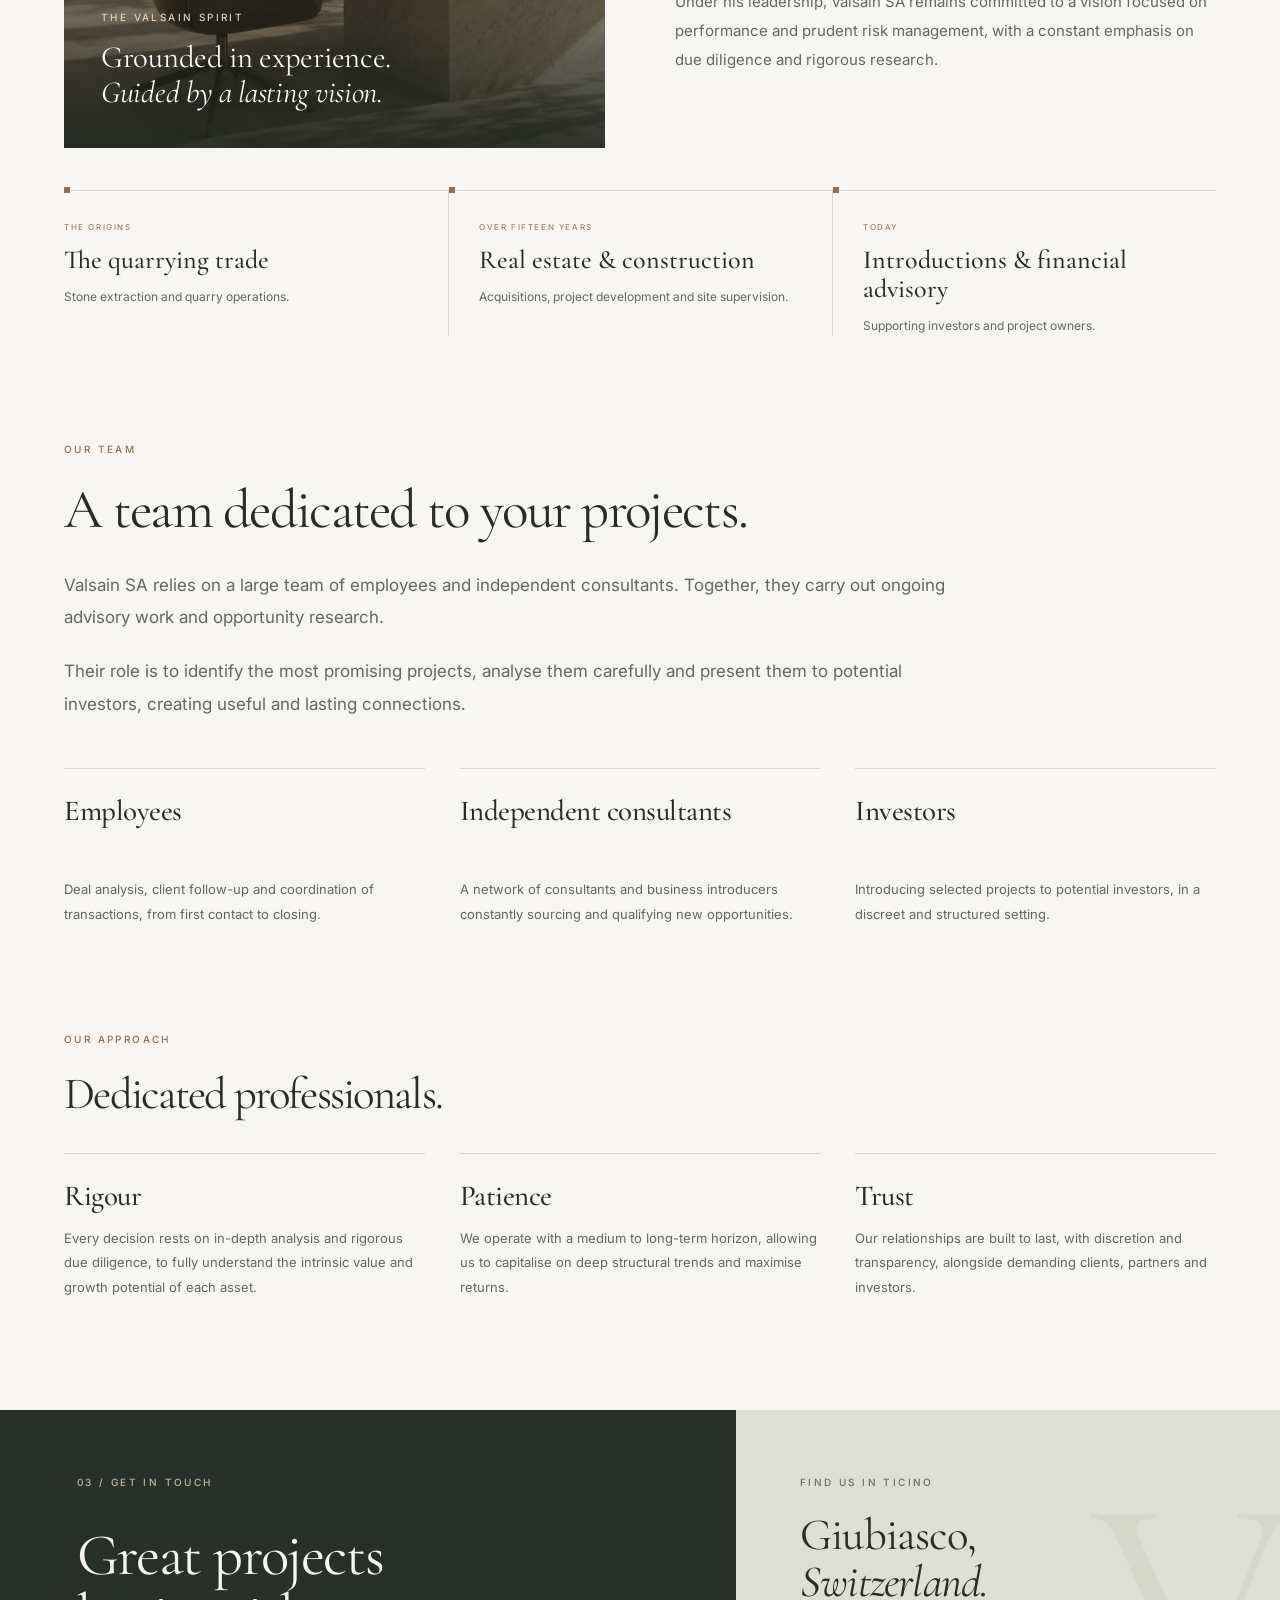
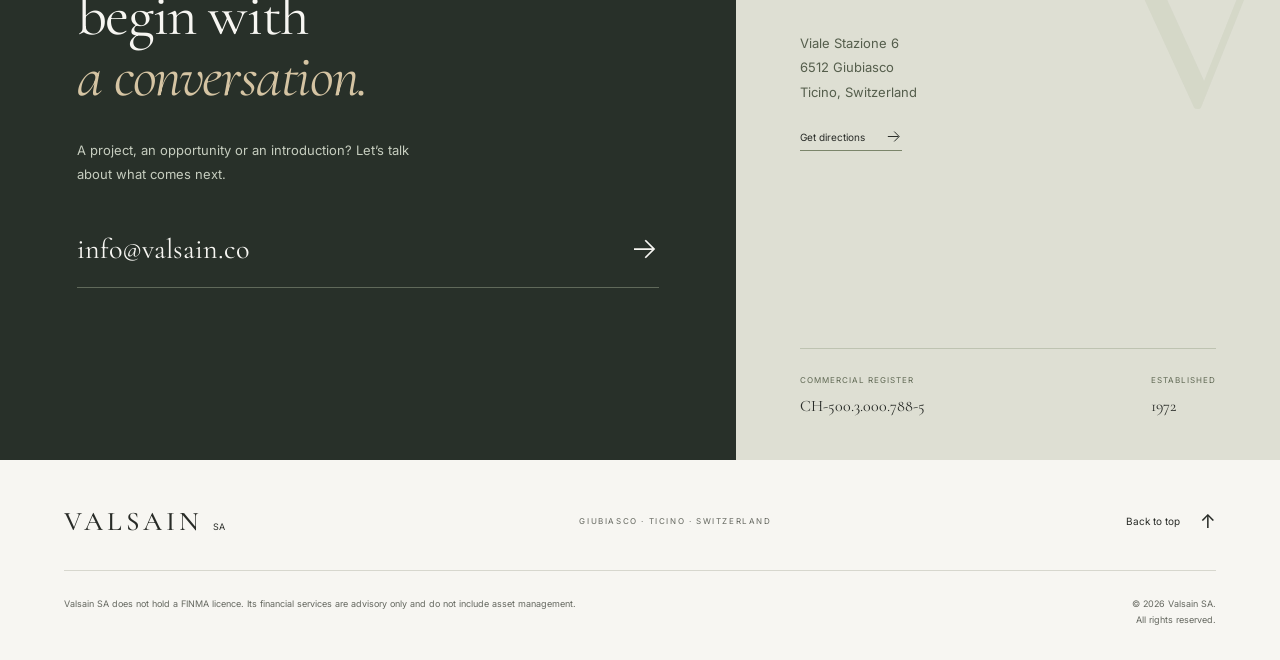
<file: about/index.html>
<!DOCTYPE html>
<html lang="en">
<head>
  <meta charset="UTF-8">
  <meta name="viewport" content="width=device-width, initial-scale=1.0">
  <meta http-equiv="refresh" content="0;url=../#histoire">
  <link rel="canonical" href="https://www.valsaintconsulting.com/">
  <title>Valsain SA · Our heritage</title>
</head>
<body>
  <p><a href="../#histoire">Découvrir Valsain SA / Discover Valsain SA</a></p>
  <script>location.replace('../#histoire');</script>
</body>
</html>
</file>
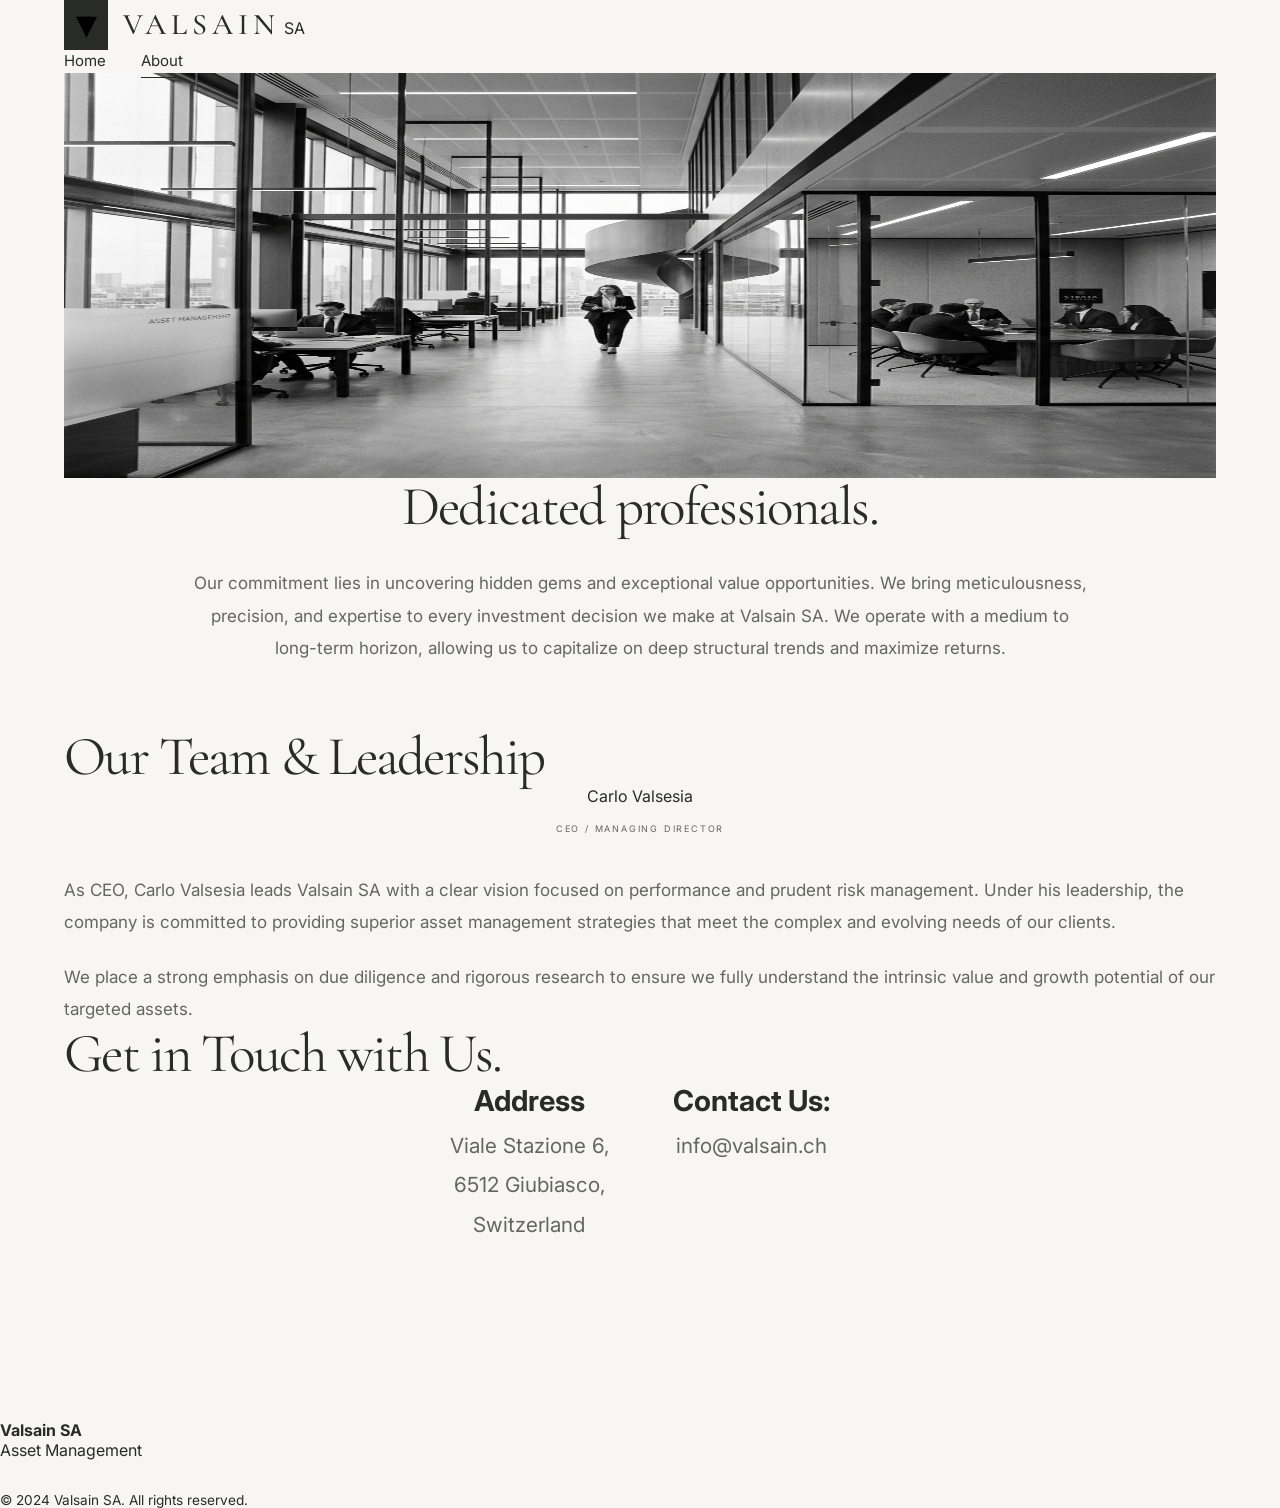
<file: about.html>
<!DOCTYPE html>
<html lang="en">
<head>
    <meta charset="UTF-8">
    <meta name="viewport" content="width=device-width, initial-scale=1.0">
    <title>About - Valsain SA</title>
    <link rel="preconnect" href="https://fonts.googleapis.com">
    <link rel="preconnect" href="https://fonts.gstatic.com" crossorigin>
    <link href="https://fonts.googleapis.com/css2?family=Cormorant+Garamond:wght@400;500;600&family=Inter:wght@300;400;500&display=swap" rel="stylesheet">
    <link rel="stylesheet" href="css/style.css">
</head>
<body>

    <div class="container">
        <header class="fade-in">
            <a href="index.html" class="valsain-logo">
                <div class="valsain-logo__emblem">
                    <svg viewBox="0 0 100 100" class="valsain-logo__svg">
                        <polyline points="20,25 50,85 80,25" class="valsain-logo__line" />
                        <polyline points="35,25 50,60 65,25" class="valsain-logo__line-inner" />
                        <line x1="10" y1="25" x2="90" y2="25" class="valsain-logo__line-top" />
                    </svg>
                </div>
                <div class="valsain-logo__text">
                    <span class="valsain-logo__title">VALSAIN</span>
                    <span class="valsain-logo__sa">SA</span>
                </div>
            </a>
            <nav>
                <ul>
                    <li><a href="index.html">Home</a></li>
                    <li><a href="about.html" class="active">About</a></li>
                </ul>
            </nav>
        </header>

        <main>
            <div class="about-hero fade-in">
                <!-- Image height strictly set to match the panoramic look of the home page so it perfectly fits the screen -->
                <img src="assets/office_interior.png" alt="Valsain SA Office" class="about-hero-image fade-in" style="height: 45vh;">
                
                <h1 class="section-title" style="margin-bottom: 2rem; max-width: 800px; margin-left: auto; margin-right: auto; text-align: center;">Dedicated professionals.</h1>
                <div class="text-content">
                    <p style="max-width: 900px; margin-bottom: 4rem; margin-left: auto; margin-right: auto; text-align: center;">
                        Our commitment lies in uncovering hidden gems and exceptional value opportunities. We bring meticulousness, precision, and expertise to every investment decision we make at Valsain SA. We operate with a medium to long-term horizon, allowing us to capitalize on deep structural trends and maximize returns.
                    </p>
                </div>
            </div>

            <section class="centered-section team-section fade-in">
                <h2 class="section-title">Our Team & Leadership</h2>
                <div class="text-content">
                    <div style="margin-bottom: 2.5rem; text-align: center;">
                        <div class="ceo-name">Carlo Valsesia</div>
                        <div class="ceo-title">CEO / Managing Director</div>
                    </div>
                    <p>As CEO, Carlo Valsesia leads Valsain SA with a clear vision focused on performance and prudent risk management. Under his leadership, the company is committed to providing superior asset management strategies that meet the complex and evolving needs of our clients.</p>
                    <p>We place a strong emphasis on due diligence and rigorous research to ensure we fully understand the intrinsic value and growth potential of our targeted assets.</p>
                </div>
            </section>

            <section class="centered-section fade-in" style="padding-top: 0; padding-bottom: 8rem;">
                <h2 class="section-title">Get in Touch with Us.</h2>
                <div class="text-content contact-info" style="display: flex; gap: 4rem; justify-content: center; text-align: left; flex-wrap: wrap;">
                    <div style="margin-bottom: 3rem; text-align: center;">
                        <h4 style="font-family: var(--font-serif); font-size: 1.8rem; margin-bottom: 0.5rem; color: var(--color-text);">Address</h4>
                        <p style="font-family: var(--font-serif); font-size: 1.3rem;">Viale Stazione 6,<br>6512 Giubiasco,<br>Switzerland</p>
                    </div>
                    <div style="text-align: center;">
                        <h4 style="font-family: var(--font-serif); font-size: 1.8rem; margin-bottom: 0.5rem; color: var(--color-text);">Contact Us:</h4>
                        <p style="font-family: var(--font-serif); font-size: 1.3rem;">info@valsain.ch</p>
                    </div>
                </div>
            </section>
        </main>
    </div>

    <footer>
        <div class="footer-content fade-in">
            <h4 style="font-family: var(--font-serif);">Valsain SA</h4>
            <p>Asset Management</p>
            <p style="margin-top: 2rem; font-size: 0.85rem;">&copy; 2024 Valsain SA. All rights reserved.</p>
        </div>
    </footer>

    <script src="js/main.js"></script>
</body>
</html>
</file>
<file: css/style.css>
/* Valsain — natural stone, Swiss precision, lasting value. */
:root{--paper:#f7f6f2;--white:#fff;--ink:#282b27;--muted:#64675f;--stone:#8b7257;--line:#d7d7ce;--dark:#283029;--serif:'Cormorant Garamond',Georgia,serif;--sans:'Inter',Arial,sans-serif;--gutter:clamp(22px,5vw,88px)}
*{box-sizing:border-box;margin:0;padding:0}
html{scroll-behavior:smooth;scroll-padding-top:30px}
body{background:var(--paper);color:var(--ink);font-family:var(--sans);-webkit-font-smoothing:antialiased}
html[data-lang="fr"] [lang="en"],html[data-lang="en"] [lang="fr"]{display:none!important}
a{color:inherit;text-decoration:none}button{font:inherit;color:inherit}button,a{-webkit-tap-highlight-color:transparent}
button:focus-visible,a:focus-visible{outline:2px solid var(--stone);outline-offset:6px}
img{display:block;width:100%;height:auto}svg{display:block;width:24px;height:24px;flex-shrink:0}
::selection{color:var(--paper);background:var(--stone)}
.container{width:calc(100% - var(--gutter)*2);max-width:1440px;margin-inline:auto}
.section-space{padding-block:clamp(76px,8.2vw,132px)}
.eyebrow{display:block;font:500 10px/1.6 var(--sans);letter-spacing:2.4px;text-transform:uppercase;color:var(--stone);margin-bottom:24px}
.section-title{font:400 clamp(44px,4.3vw,68px)/1.05 var(--serif);letter-spacing:-1.7px;text-wrap:balance}
em{font-weight:400}.text-content p{font:400 17px/1.9 var(--sans);color:var(--muted);margin-bottom:22px}.text-content p:last-child{margin-bottom:0}
.skip-link{position:fixed;top:12px;left:12px;z-index:10;background:var(--ink);color:white;padding:12px;transform:translateY(-160%)}.skip-link:focus{transform:translateY(0)}
.site-header{background:var(--paper);position:relative;z-index:2}.header-inner{min-height:100px;display:flex;align-items:center;justify-content:space-between;gap:30px}
.valsain-logo{display:flex;align-items:center;gap:15px}.valsain-logo__emblem{background:var(--ink);color:var(--paper);width:44px;height:50px;display:grid;place-items:center}.valsain-logo__emblem svg{width:35px;height:35px}
.valsain-logo__title{font:500 30px/.95 var(--serif);letter-spacing:5px}.brand-subtitle{display:block;font:400 7px/1 var(--sans);letter-spacing:1.6px;margin-top:11px}
.header-right{display:flex;align-items:center;gap:50px}nav ul{list-style:none;display:flex;gap:35px}nav a{font:400 15px/1.5 var(--sans);position:relative;padding:8px 0}
nav a::after{content:'';position:absolute;bottom:0;left:0;right:0;height:1px;background:var(--ink);transform:scaleX(0);transform-origin:left;transition:transform .2s}nav a:hover::after,nav a.active::after{transform:scaleX(1)}
.lang-switch{display:flex;align-items:center;gap:12px;border-left:1px solid var(--line);padding-left:32px;font-size:10px;letter-spacing:1px}.lang-switch>span{color:#a2a296}.lang-switch button{border:0;background:transparent;cursor:pointer;min-height:44px;min-width:28px;opacity:.45;transition:opacity .2s}.lang-switch button:hover,.lang-switch button[aria-pressed="true"]{opacity:1}
.hero{isolation:isolate;position:relative;min-height:690px;height:calc(100svh - 100px);max-height:960px;color:var(--white);display:flex;flex-direction:column;justify-content:center;overflow:hidden;background:#56584d}
.hero-image,.hero-shade{position:absolute;inset:0;width:100%;height:100%;z-index:-2;object-fit:cover;object-position:center}.hero-shade{z-index:-1;background:linear-gradient(90deg,rgba(15,24,20,.77),rgba(17,24,20,.32) 60%,rgba(18,24,21,.08)),linear-gradient(0deg,rgba(14,21,17,.55),transparent 35%)}
.hero-inner{padding-top:56px;padding-bottom:128px}.hero-eyebrow{color:#e3d6bc;letter-spacing:2.8px;margin-bottom:30px}.hero h1{font:400 clamp(54px,5.7vw,92px)/1.02 var(--serif);letter-spacing:-1.6px;max-width:1010px;text-wrap:balance}.hero h1 em{color:#ece3d2}
.hero-tagline{font:400 13px/1.7 var(--sans);letter-spacing:1.6px;margin-top:28px;color:#e0e2da}.button{display:inline-flex;align-items:center;justify-content:space-between;gap:40px;min-height:53px;padding:14px 22px;font:500 11px/1.5 var(--sans);letter-spacing:.4px;transition:background .2s,color .2s}.button-light{color:var(--ink);background:var(--paper);margin-top:35px}.button-light:hover{background:#e6dcca}.button svg{width:21px}
.hero-bottom{position:absolute;bottom:29px;left:0;right:0;display:flex;align-items:center;justify-content:space-between;font:400 9px/1.5 var(--sans);letter-spacing:1.8px;color:#e4e6dd;border-top:1px solid #ffffff35;padding-top:23px}.hero-bottom>a{display:flex;align-items:center;gap:22px;letter-spacing:.6px;font-size:11px}.hero-bottom>a>span:last-child{font-size:22px;line-height:1}
.heritage{display:grid;grid-template-columns:.85fr 1.15fr;gap:clamp(35px,8vw,128px)}.heritage .text-content{padding-top:39px;max-width:690px}.heritage-since{font:400 25px/1.3 var(--serif);color:var(--muted);margin-top:30px}.heritage-since em{color:var(--stone)}
.figures{display:grid;grid-template-columns:repeat(4,minmax(0,1fr));border-block:1px solid var(--line)}.figure{padding:36px 28px 36px 34px;border-right:1px solid var(--line)}.figure:first-child{padding-left:0}.figure:last-child{border:0}.figure-value{font:400 clamp(30px,3.2vw,50px)/1 var(--serif);letter-spacing:-1.3px;margin-bottom:15px}.figure-label{font:400 9px/1.7 var(--sans);letter-spacing:1.3px;text-transform:uppercase;max-width:230px;color:var(--muted)}
.quarry-band{position:relative;overflow:hidden;height:clamp(270px,30vw,455px);margin-bottom:80px;background:#c6c2b7}.quarry-band img{height:100%;object-fit:cover;object-position:center 55%}.quarry-band::after{content:'';position:absolute;inset:50% 0 0;background:linear-gradient(transparent,#131b14aa)}.quarry-band figcaption{position:absolute;left:30px;right:30px;bottom:24px;color:#fff;display:flex;justify-content:space-between;gap:20px;z-index:1;font-size:11px;letter-spacing:1px}.quarry-band figcaption>span:last-child{font-size:8px;letter-spacing:2px;align-self:center}
.activities-head{display:grid;grid-template-columns:.65fr 1.35fr;column-gap:60px;margin-bottom:50px}.activities-head>.eyebrow{padding-top:10px;grid-row:span 2}.activities-head .section-title{max-width:760px;margin-bottom:28px}.activities-head>p{font:400 16px/1.8 var(--sans);color:var(--muted);max-width:730px;grid-column:2}
.activities{display:grid;grid-template-columns:repeat(2,minmax(0,1fr));column-gap:50px;row-gap:0}.activity{display:grid;grid-template-rows:subgrid;grid-row:span 4;row-gap:0;padding:32px 0 38px;border-top:1px solid var(--ink)}.activity-top{display:flex;align-items:center;justify-content:space-between;gap:20px;min-height:23px;margin-bottom:22px}.activity-num{font:400 11px/1 var(--sans);letter-spacing:2px;color:var(--stone)}.badge{display:inline-block;padding:6px 9px;border:1px solid #b4baa8;color:#5e6757;font-size:8px;letter-spacing:1.3px;text-transform:uppercase;line-height:1.2}
.activity h3{font:500 clamp(28px,2.7vw,41px)/1.1 var(--serif);letter-spacing:-.6px;max-width:570px;margin-bottom:23px;text-wrap:balance}.activity-description{padding-bottom:26px}.activity-description p{font:400 14px/1.9 var(--sans);color:var(--muted)}.activity ul{list-style:none}.activity li{font:400 12px/1.65 var(--sans);padding:11px 0;border-top:1px solid var(--line);display:flex;gap:12px;align-items:baseline;color:#50574c}.activity li::before{content:'↗';color:var(--stone);font-size:12px}
.philosophy{background:var(--dark);color:var(--paper);padding-block:95px;position:relative;overflow:hidden}.philosophy-inner{display:grid;grid-template-columns:1fr 1fr;gap:80px}.philosophy .eyebrow{color:#c8b899}.philosophy .section-title{font-size:clamp(44px,4.1vw,64px);max-width:590px}.philosophy .text-content{padding-top:40px}.philosophy .text-content p{color:#c7cdc0;font-size:15px}.philosophy-mark{font:400 148px/.8 var(--serif);color:#82917b55;display:block;margin-top:43px}
.founder-heading{margin-bottom:43px}.founder-heading .eyebrow{margin-bottom:17px}.founder-heading .section-title{font-size:clamp(45px,4.4vw,70px)}.ceo-title{font-size:9px;text-transform:uppercase;letter-spacing:1.8px;color:var(--muted);margin-top:17px}.founder-grid{display:grid;grid-template-columns:1fr 1fr;gap:clamp(35px,5.5vw,88px);align-items:stretch}.founder-visual{position:relative;isolation:isolate;min-height:660px;overflow:hidden;background:#aaa290}.founder-image{position:absolute;inset:0;width:100%;height:100%;object-fit:cover;object-position:center;z-index:-2}.founder-visual::after{position:absolute;content:'';inset:45% 0 0;background:linear-gradient(transparent,#1d241ce6);z-index:-1}.founder-visual figcaption{position:absolute;bottom:37px;left:37px;right:26px;color:white}.founder-visual figcaption .eyebrow{color:#dfd1b9;margin-bottom:15px}.founder-visual figcaption p{font:400 clamp(25px,2.4vw,38px)/1.15 var(--serif);letter-spacing:-.3px}.founder-copy{align-self:center;padding-block:8px}.founder-copy p{font-size:15px;line-height:1.95;margin-bottom:25px}
.timeline{display:grid;grid-template-columns:repeat(3,minmax(0,1fr));list-style:none;margin-top:42px;border-top:1px solid var(--line)}.timeline li{position:relative;padding:30px 35px 0 0}.timeline li:not(:first-child){padding-left:30px;border-left:1px solid var(--line)}.timeline li::before{content:'';width:6px;height:6px;position:absolute;top:-3.5px;left:0;background:var(--stone)}.timeline-step{font:400 8px/1.6 var(--sans);letter-spacing:1.6px;text-transform:uppercase;color:var(--stone);display:block;margin-bottom:13px}.timeline-title{font:500 26px/1.1 var(--serif);display:block;margin-bottom:12px}.timeline-text{font:400 12px/1.7 var(--sans);color:var(--muted);display:block;max-width:310px}
.team{padding-top:0}.team>.section-title{max-width:720px;margin-bottom:30px}.team>.text-content{max-width:900px;margin-bottom:48px}.values{display:grid;grid-template-columns:repeat(3,minmax(0,1fr));gap:35px}.value{border-top:1px solid var(--line);padding-top:25px}.value h3{font:500 29px/1.15 var(--serif);letter-spacing:-.5px;min-height:70px}.value p{font:400 13px/1.9 var(--sans);color:var(--muted);margin-top:13px}.approach{padding-bottom:110px}.approach>.section-title{margin-bottom:35px;font-size:clamp(38px,3.5vw,55px)}.approach .value h3{min-height:0}
.contact-section{background:#eeeee7;padding-block:76px}.contact-panel{display:grid;grid-template-columns:1.15fr .85fr;min-height:630px}.contact-intro{padding:64px clamp(30px,4.4vw,70px);background:var(--dark);color:var(--paper)}.contact-intro .eyebrow{color:#c6b695;margin-bottom:36px}.contact-intro h2{font:400 clamp(45px,4.6vw,73px)/1.03 var(--serif);letter-spacing:-1.4px}.contact-intro h2 em{color:#d5c4a3}.contact-description{font:400 13px/1.85 var(--sans);color:#c6cdbf;max-width:360px;margin-top:30px}.contact-email{display:flex;align-items:center;justify-content:space-between;gap:20px;border-bottom:1px solid #b5bea366;font:400 clamp(22px,2.2vw,35px)/1.3 var(--serif);padding:20px 0;margin-top:25px;transition:color .2s}.contact-email:hover{color:#d5c4a3}.contact-email svg{width:30px;height:30px;transition:transform .2s}.contact-email:hover svg{transform:translateX(5px)}
.contact-details{background:#dedfd3;position:relative;padding:65px 47px 36px;overflow:hidden;display:flex;flex-direction:column;justify-content:space-between}.contact-monogram{font:400 310px/.9 var(--serif);position:absolute;top:60px;right:-17px;color:#b5bda43b;pointer-events:none}.contact-office{position:relative}.contact-office .eyebrow{color:#67705a;margin-bottom:22px}.contact-office h3{font:400 clamp(38px,3.5vw,54px)/1.05 var(--serif);letter-spacing:-.8px;margin-bottom:25px}address{font:400 13px/1.9 var(--sans);font-style:normal;color:#555e4c;margin-bottom:20px}.text-link{display:inline-flex;align-items:center;gap:20px;font-size:10px;line-height:2;border-bottom:1px solid #7b856a;padding-bottom:3px}.text-link svg{width:17px;height:17px}.text-link:hover{color:var(--stone)}.contact-company{position:relative;border-top:1px solid #bec3b1;display:flex;justify-content:space-between;gap:24px;margin-top:40px;padding-top:25px}.contact-company>div>span{font:400 8px/1.5 var(--sans);letter-spacing:1px;text-transform:uppercase;color:#606954;display:block;margin-bottom:9px}.contact-company p{font:400 16px/1.4 var(--serif);white-space:nowrap}
.site-footer{padding-block:48px 32px}.footer-top{display:flex;justify-content:space-between;align-items:center;gap:30px;padding-bottom:35px;border-bottom:1px solid var(--line)}.footer-brand{font:500 27px/1 var(--serif);letter-spacing:4px}.footer-brand>span{font:400 9px/1 var(--sans);letter-spacing:0}.footer-top>p{font:400 8px/1.6 var(--sans);letter-spacing:1.6px;color:var(--muted)}.back-top{font-size:10px;display:flex;gap:20px;align-items:center}.back-top>span:last-child{font-size:19px}.footer-bottom{display:flex;justify-content:space-between;gap:50px;margin-top:25px;color:var(--muted)}.legal{font:400 9px/1.8 var(--sans);max-width:650px}.copyright{font:400 9px/1.8 var(--sans);text-align:right;flex-shrink:0}
@supports not (grid-template-rows:subgrid){.activity{display:flex;flex-direction:column}.activity h3{min-height:95px}.activity-description{min-height:210px}.activity-services{margin-top:auto}}
@media(min-width:1800px){.hero-inner{padding-block:110px 150px}.hero h1{font-size:100px}}
@media(max-width:1100px){.header-right{gap:30px}.hero{min-height:640px}.hero h1{font-size:clamp(58px,7vw,80px);max-width:850px}.heritage{gap:50px}.activities-head{column-gap:40px;grid-template-columns:.45fr 1.55fr}.activities{column-gap:32px}.founder-visual{min-height:720px}.founder-copy p{font-size:14px;line-height:1.9}.contact-intro{padding:48px 35px}.contact-details{padding:50px 32px 32px}.contact-intro h2{font-size:57px}.contact-company{flex-wrap:wrap;gap:18px}.values{gap:25px}.value h3{font-size:27px;min-height:64px}}
@media(max-width:760px){
  :root{--gutter:24px}.header-inner{min-height:82px;gap:18px}.valsain-logo{gap:10px}.valsain-logo__emblem{width:33px;height:40px}.valsain-logo__emblem svg{width:29px;height:29px}.valsain-logo__title{font-size:23px;letter-spacing:3px}.brand-subtitle{font-size:5px;letter-spacing:1.15px;margin-top:8px}.header-right{gap:20px}nav ul{gap:20px}nav a{font-size:12px}.lang-switch{gap:4px;padding-left:16px;font-size:9px}.lang-switch button{min-width:25px}
  .hero{height:calc(88svh - 82px);min-height:620px;max-height:820px}.hero-image{object-position:59% center}.hero-shade{background:linear-gradient(90deg,#152019b8,#1520194d),linear-gradient(0deg,#15201988,transparent 65%)}.hero-inner{padding-block:50px 110px}.hero h1{font-size:clamp(49px,8.8vw,67px);letter-spacing:-1.2px;max-width:650px}.hero-eyebrow{font-size:8px;letter-spacing:1.7px;max-width:340px}.hero-tagline{font-size:11px;letter-spacing:1px}.hero-bottom{font-size:7px;letter-spacing:1px;bottom:25px;gap:15px}.hero-bottom>a{font-size:9px;gap:14px}.hero-bottom>a>span:last-child{font-size:19px}.button{font-size:10px;gap:30px}
  .heritage{grid-template-columns:1fr;gap:30px}.heritage .text-content{padding-top:0}.heritage-since{font-size:23px;margin-top:22px}.heritage-since br{display:none}.heritage-since em{margin-left:5px}.text-content p{font-size:15px;line-height:1.9}.figures{grid-template-columns:repeat(2,minmax(0,1fr))}.figure{padding:26px 20px}.figure:first-child{padding-left:20px}.figure:nth-child(2){border-right:0}.figure:nth-child(-n+2){border-bottom:1px solid var(--line)}.figure-value{font-size:37px}.figure-label{font-size:8px;letter-spacing:1px;max-width:190px}
  .quarry-band{margin-bottom:48px;height:280px}.quarry-band figcaption{left:20px;right:20px;font-size:9px}.quarry-band figcaption>span:last-child{font-size:6px;letter-spacing:1px}.activities-head{display:block;margin-bottom:35px}.activities-head>.eyebrow{padding-top:0}.section-title{font-size:47px;letter-spacing:-1.2px}.activities-head>p{font-size:14px;line-height:1.85}.activities{column-gap:28px}.activity{padding-block:25px 35px}.activity h3{font-size:29px}.activity-top{align-items:flex-start;gap:10px;flex-wrap:wrap;margin-bottom:20px}.badge{font-size:6px;padding:5px 6px}.activity-description p{font-size:12px;line-height:1.85}.activity li{font-size:11px;line-height:1.75;gap:8px;padding-block:10px}
  .philosophy{padding-block:65px}.philosophy-inner{grid-template-columns:1fr;gap:24px}.philosophy .section-title{font-size:48px;max-width:600px}.philosophy-mark{display:none}.philosophy .text-content{padding-top:0}.philosophy .text-content p{font-size:14px}.founder-grid{grid-template-columns:1fr;gap:35px}.founder-visual{min-height:0;aspect-ratio:4/4.3;max-height:660px}.founder-visual figcaption{left:28px;bottom:28px}.founder-visual figcaption p{font-size:34px}.founder-copy p{font-size:14px;line-height:1.95}.timeline{margin-top:32px}.timeline li{padding-right:16px;padding-top:24px}.timeline li:not(:first-child){padding-left:16px}.timeline-title{font-size:22px}.timeline-step{font-size:7px;letter-spacing:1px}.timeline-text{font-size:11px}
  .team>.text-content{margin-bottom:35px}.values{gap:22px}.value h3{font-size:25px;min-height:60px}.value p{font-size:11px;line-height:1.85}.approach{padding-bottom:75px}.approach>.section-title{font-size:42px}.contact-section{padding-block:40px}.contact-panel{grid-template-columns:1fr}.contact-intro{padding:42px 32px 48px}.contact-intro h2{font-size:64px}.contact-description{max-width:420px}.contact-email{font-size:32px;margin-top:25px}.contact-details{padding:40px 32px 30px;min-height:430px}.contact-office h3{font-size:48px}.contact-monogram{font-size:350px;top:25px;right:10px}.contact-company{flex-wrap:nowrap}.footer-top{gap:25px;flex-wrap:wrap}.footer-top>p{display:none}.footer-bottom{gap:30px}.legal{font-size:8px}.copyright{font-size:8px}
}
@media(max-width:480px){
  :root{--gutter:20px}.header-inner{min-height:78px;gap:10px}.valsain-logo__title{font-size:20px;letter-spacing:2.5px}.valsain-logo__emblem{width:29px;height:35px}.valsain-logo__emblem svg{width:26px;height:26px}.brand-subtitle{font-size:4.4px;letter-spacing:.9px}.header-right{gap:13px}nav ul{gap:15px}nav a{font-size:11px}.lang-switch{padding-left:9px;gap:1px}.lang-switch button{min-width:24px}
  .hero{min-height:635px;height:calc(100svh - 78px);max-height:800px}.hero h1{font-size:51px;line-height:1.04;letter-spacing:-1.2px}.hero h1 br{display:none}.hero-inner{padding-block:40px 115px}.hero-eyebrow{font-size:7px;letter-spacing:1.3px;margin-bottom:27px}.hero-bottom{font-size:6px;letter-spacing:.8px}.hero-bottom>a{font-size:8px;gap:8px}.hero-tagline{font-size:10px;letter-spacing:.6px;margin-top:25px}.hero .button{margin-top:27px;min-height:50px;padding-inline:17px;gap:30px}.section-title{font-size:43px}.eyebrow{font-size:9px;letter-spacing:1.8px}.section-space{padding-block:65px}
  .heritage .text-content p{font-size:14px}.figure{padding:25px 14px}.figure:first-child{padding-left:14px}.figure-value{font-size:35px}.figure-label{font-size:7px;letter-spacing:.7px}.quarry-band{height:245px}.quarry-band figcaption{left:15px;right:15px;bottom:18px;gap:10px;font-size:8px}.quarry-band figcaption>span:last-child{display:none}.activities{grid-template-columns:1fr}.activity{grid-row:auto;display:block;padding:26px 0 36px}.activity-top{align-items:center;margin-bottom:20px;min-height:23px}.badge{font-size:7px;padding:6px 8px}.activity h3{font-size:35px;margin-bottom:20px}.activity-description{padding-bottom:25px}.activity-description p{font-size:13px;line-height:1.85}.activity li{font-size:12px}
  .philosophy .section-title{font-size:43px}.philosophy .text-content p{font-size:13px}.founder-heading .section-title{font-size:45px}.ceo-title{font-size:7px;letter-spacing:1px}.founder-visual{aspect-ratio:4/5}.founder-visual figcaption{left:24px;bottom:28px}.founder-visual figcaption p{font-size:30px}.founder-copy p{font-size:13px}.timeline{grid-template-columns:1fr;border-top:0;border-left:1px solid var(--line);margin-top:35px}.timeline li,.timeline li:not(:first-child){padding:0 0 27px 25px;border-left:0}.timeline li:last-child{padding-bottom:0}.timeline li::before{top:3px;left:-3.5px}.timeline-title{font-size:27px}.timeline-step{font-size:8px}.timeline-text{font-size:12px}
  .team{padding-top:0}.team>.text-content p{font-size:14px}.values{grid-template-columns:1fr;gap:27px}.value h3{min-height:0;font-size:30px}.value p{font-size:13px;margin-top:13px}.approach>.section-title{font-size:40px}.contact-section{padding-block:20px}.contact-intro{padding:35px 25px 38px}.contact-intro .eyebrow{margin-bottom:30px}.contact-intro h2{font-size:51px;letter-spacing:-1.1px}.contact-description{font-size:12px;margin-top:25px}.contact-email{font-size:29px;gap:12px;padding-block:17px}.contact-email svg{width:24px;height:24px}.contact-details{padding:35px 25px 28px;min-height:420px}.contact-office h3{font-size:44px}.contact-company{gap:13px}.contact-company>div>span{font-size:6.5px;letter-spacing:.6px}.contact-company p{font-size:15px}.site-footer{padding-block:35px 25px}.footer-brand{font-size:24px}.back-top{font-size:9px;gap:12px}.footer-bottom{flex-direction:column;gap:20px}.copyright{text-align:left}.copyright br{display:none}
}
@media(max-width:380px){.header-inner{gap:8px}.valsain-logo{gap:7px}.valsain-logo__title{font-size:18px;letter-spacing:2px}.brand-subtitle{font-size:4px;letter-spacing:.7px}.header-right{gap:8px}nav ul{gap:12px}.lang-switch{padding-left:6px}.lang-switch button{min-width:21px}.hero h1{font-size:44px}.contact-intro,.contact-details{padding-inline:22px}.contact-intro h2{font-size:43px}.contact-email{font-size:26px}}
@media(prefers-reduced-motion:reduce){html{scroll-behavior:auto}*,*::before,*::after{transition:none!important;animation:none!important}}
</file>
<file: css/immersive.css>
/* Transparent header, richer hero, and horizontal edge-to-edge sections. */
:root {
  --hero-display: 'Syne', 'Inter', Arial, sans-serif;
  --hero-body: 'DM Sans', 'Inter', Arial, sans-serif;
  --brand-face: 'Cinzel', Georgia, serif;
}

.site-header--on-image {
  position: absolute;
  inset: 0 0 auto;
  z-index: 5;
  background: transparent;
  color: #fff;
}
.site-header--on-image .header-inner {
  display: grid;
  grid-template-columns: minmax(0, 1fr) auto minmax(0, 1fr);
  align-items: center;
  gap: 30px;
  min-height: 138px;
  padding-block: 23px;
  border-bottom: 1px solid #ffffff26;
}
.site-header--on-image nav { grid-column: 1; grid-row: 1; justify-self: start; }
.site-header--on-image .valsain-logo { grid-column: 2; grid-row: 1; justify-self: center; gap: 14px; }
.site-header--on-image .valsain-logo__emblem {
  width: 39px;
  height: 47px;
  background: transparent;
  color: #fff;
  border: 1px solid #ffffff80;
}
.site-header--on-image .valsain-logo__emblem svg { width: 32px; height: 32px; }
.site-header--on-image .valsain-logo__title {
  font: 400 32px/1.1 var(--brand-face);
  letter-spacing: 6px;
}
.site-header--on-image .brand-subtitle {
  font: 400 6px/1.5 var(--hero-body);
  letter-spacing: 2px;
  margin-top: 8px;
  text-align: center;
  color: #eee6d8;
}
.site-header--on-image nav ul { gap: 32px; }
.site-header--on-image nav a {
  font: 500 10px/1.6 var(--hero-body);
  text-transform: uppercase;
  letter-spacing: 1.7px;
  padding-block: 11px;
}
.site-header--on-image nav a::after { background: currentColor; }
.site-header--on-image .lang-switch {
  grid-column: 3;
  grid-row: 1;
  justify-self: end;
  padding: 0;
  border: 0;
  gap: 12px;
  font: 500 10px/1.5 var(--hero-body);
  letter-spacing: 1px;
}
.site-header--on-image .lang-switch > span { color: #ffffff70; }
.site-header--on-image .lang-switch button { opacity: .6; }
.site-header--on-image .lang-switch button:hover,
.site-header--on-image .lang-switch button[aria-pressed="true"] { opacity: 1; }
.site-header--on-image :focus-visible,
.hero--editorial :focus-visible { outline-color: #fff; }

.hero--editorial {
  height: auto;
  min-height: 100svh;
  max-height: none;
  padding-block: 196px 100px;
  justify-content: center;
}
.hero--editorial .hero-image { object-position: center; }
.hero--editorial .hero-shade {
  background: linear-gradient(180deg, #101b1566, #101b156e 50%, #101b1542), radial-gradient(ellipse at 50% 46%, #101b152e, transparent 72%);
}
.hero--editorial .hero-inner {
  display: flex;
  flex-direction: column;
  align-items: center;
  padding: 0;
  text-align: center;
}
.hero--editorial .hero-eyebrow {
  display: flex;
  align-items: center;
  justify-content: center;
  gap: 17px;
  max-width: none;
  margin-bottom: 28px;
  font: 500 9px/1.7 var(--hero-body);
  letter-spacing: 2.5px;
  color: #eddfc2;
}
.hero--editorial .hero-eyebrow::before,
.hero--editorial .hero-eyebrow::after {
  content: '';
  width: 38px;
  height: 1px;
  flex-shrink: 0;
  background: currentColor;
}
.hero--editorial h1 {
  max-width: 1150px;
  margin-inline: auto;
  font: 400 clamp(48px, 4.7vw, 82px)/1.14 var(--hero-display);
  letter-spacing: -.045em;
  text-wrap: balance;
  text-shadow: 0 2px 24px #00000026;
}
.hero--editorial h1 em {
  font-style: normal;
  font-weight: 500;
  color: #e4d4b7;
}
.hero-description {
  max-width: 610px;
  margin-inline: auto;
  margin-top: 28px;
  font: 400 15px/1.85 var(--hero-body);
  color: #f2f1e9;
  text-wrap: pretty;
}
.hero--editorial .hero-tagline {
  margin-top: 22px;
  font: 500 10px/1.7 var(--hero-body);
  text-transform: uppercase;
  letter-spacing: 1.65px;
  color: #d4d8cb;
}
.hero--editorial .button-light {
  margin-top: 29px;
  min-height: 52px;
  min-width: 228px;
  gap: 32px;
  padding: 14px 22px;
  background: #ffffff0a;
  color: #fff;
  border: 1px solid #ffffff80;
  font: 500 11px/1.6 var(--hero-body);
  letter-spacing: .5px;
}
.hero--editorial .button-light:hover { background: #ffffff1a; border-color: #fff; color: #fff; }
.hero--editorial .button-light svg { transition: transform .2s; }
.hero--editorial .button-light:hover svg { transform: translateX(5px); }

.expertise--edge-to-edge.section-space { padding: 0; }
.expertise--edge-to-edge .quarry-band {
  width: 100%;
  height: clamp(320px, 34vw, 660px);
  margin: 0;
}
.expertise--edge-to-edge .quarry-band img { width: 100%; height: 100%; object-fit: cover; }
.expertise--edge-to-edge .quarry-band figcaption {
  left: var(--gutter);
  right: var(--gutter);
  bottom: 30px;
}
.expertise-body { padding-block: clamp(76px, 8.2vw, 132px); }

.contact-section { padding: 0; }
.contact-section > .container { width: 100%; max-width: none; margin: 0; }
.contact-section .contact-panel { width: 100%; min-height: 650px; }
.contact-section .contact-intro { padding: clamp(58px, 5vw, 96px) clamp(28px, 6vw, 112px); }
.contact-section .contact-details { padding: clamp(58px, 5vw, 96px) clamp(28px, 5vw, 96px) 42px; }
.contact-section .contact-email > span { min-width: 0; overflow-wrap: anywhere; }
.contact-section .contact-email { max-width: 100%; }

@media (min-width: 1800px) {
  .hero--editorial { padding-block: 220px 116px; }
  .hero--editorial .hero-inner { padding: 0; }
  .hero--editorial h1 { font-size: 90px; }
}

@media (max-width: 1100px) {
  .site-header--on-image .header-inner { gap: 24px; min-height: 120px; }
  .site-header--on-image .valsain-logo__title { font-size: 28px; letter-spacing: 4px; }
  .hero--editorial { padding-block: 174px 90px; }
  .hero--editorial h1 { font-size: clamp(48px, 5.7vw, 65px); }
  .hero-description { font-size: 14px; }
  .contact-section .contact-intro { padding-inline: 42px; }
  .contact-section .contact-details { padding-inline: 38px; }
}

@media (max-width: 680px) {
  .site-header--on-image .header-inner {
    grid-template-columns: 1fr auto 1fr;
    grid-template-rows: auto auto;
    gap: 18px 12px;
    min-height: 0;
    padding-block: 23px 13px;
  }
  .site-header--on-image .valsain-logo { grid-column: 1 / -1; grid-row: 1; gap: 11px; }
  .site-header--on-image .valsain-logo__emblem { width: 31px; height: 39px; }
  .site-header--on-image .valsain-logo__emblem svg { width: 27px; height: 27px; }
  .site-header--on-image .valsain-logo__title { font-size: 27px; letter-spacing: 5px; }
  .site-header--on-image .brand-subtitle { font-size: 5px; letter-spacing: 1.4px; margin-top: 6px; }
  .site-header--on-image nav { grid-column: 1 / 3; grid-row: 2; }
  .site-header--on-image nav ul { gap: 23px; }
  .site-header--on-image nav a { font-size: 9px; letter-spacing: 1.2px; }
  .site-header--on-image .lang-switch { grid-column: 3; grid-row: 2; gap: 5px; font-size: 9px; }
  .hero--editorial { min-height: 100svh; padding-block: 198px 72px; }
  .hero--editorial .hero-image { object-position: 57% center; }
  .hero--editorial .hero-shade {
    background: linear-gradient(180deg, #101b156e, #101b1580 55%, #101b1552);
  }
  .hero--editorial .hero-eyebrow { margin-bottom: 23px; font-size: 7px; letter-spacing: 1.6px; gap: 11px; }
  .hero--editorial .hero-eyebrow::before,
  .hero--editorial .hero-eyebrow::after { width: 25px; }
  .hero--editorial h1 { font-size: clamp(37px, 7.1vw, 48px); line-height: 1.16; letter-spacing: -.045em; }
  .hero--editorial h1 br { display: block; }
  .hero-description { max-width: 470px; margin-top: 23px; font-size: 13px; line-height: 1.8; }
  .hero--editorial .hero-tagline { margin-top: 20px; font-size: 8px; letter-spacing: 1px; }
  .hero--editorial .button-light { margin-top: 23px; font-size: 10px; gap: 30px; }
  .expertise--edge-to-edge .quarry-band { height: 340px; }
  .expertise--edge-to-edge .quarry-band figcaption { bottom: 23px; }
  .expertise-body { padding-block: 70px; }
  .contact-section .contact-intro { padding: 55px 30px; }
  .contact-section .contact-details { padding: 50px 30px 35px; }
}

@media (max-width: 380px) {
  .hero--editorial { padding-block: 190px 60px; }
  .hero--editorial h1 { font-size: 34px; }
  .hero-description { font-size: 12px; }
  .hero--editorial .hero-tagline { font-size: 7px; letter-spacing: .8px; }
  .expertise--edge-to-edge .quarry-band { height: 300px; }
  .contact-section .contact-intro,
  .contact-section .contact-details { padding-inline: 24px; }
}

@media (prefers-reduced-motion: reduce) {
  .hero--editorial .button-light svg { transition: none; }
}
</file>
